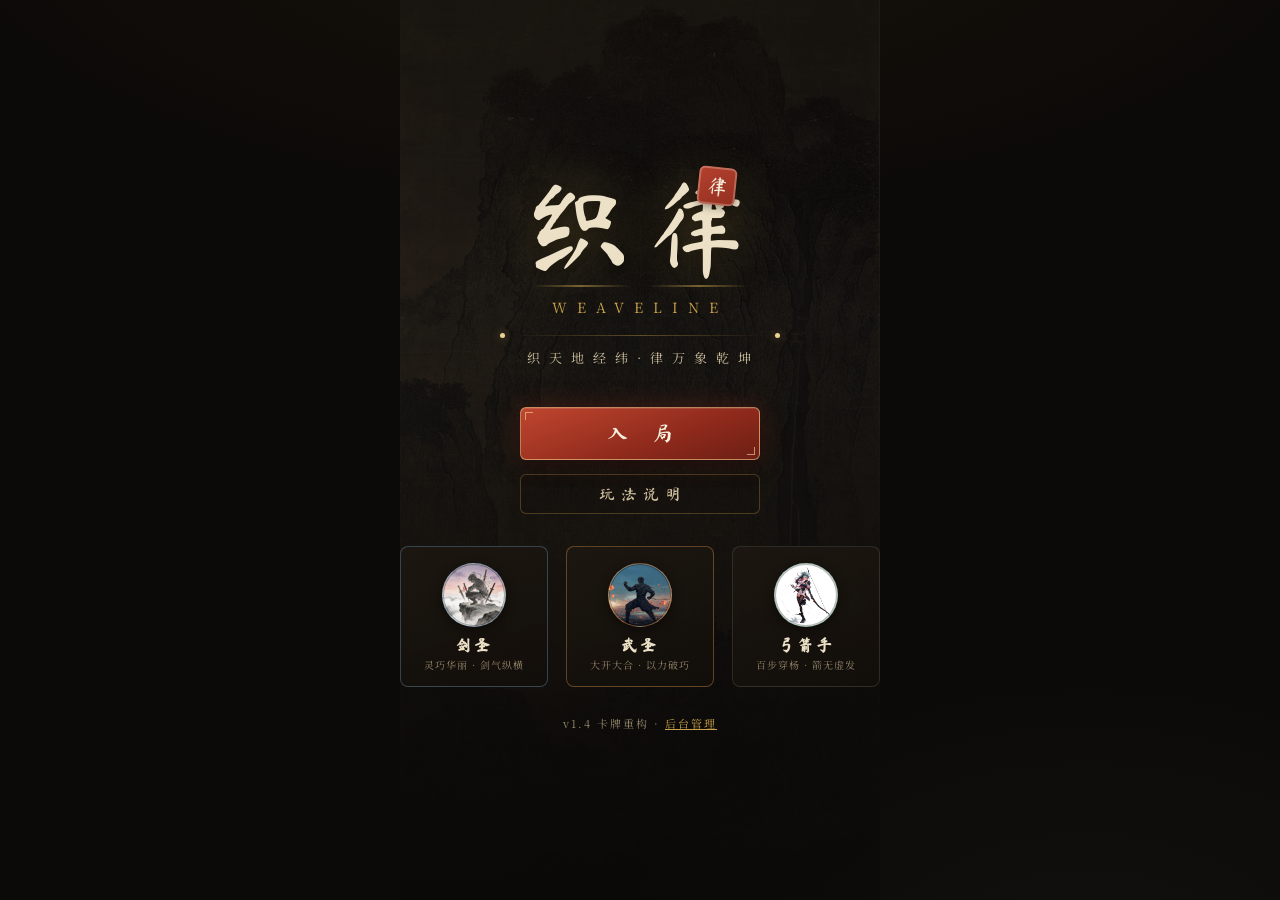
<file: index.html>
<!DOCTYPE html>
<html lang="zh-CN">
<head>
  <meta charset="UTF-8">
  <meta name="viewport" content="width=device-width, initial-scale=1.0, maximum-scale=1.0, user-scalable=no">
  <meta name="apple-mobile-web-app-capable" content="yes">
  <meta name="mobile-web-app-capable" content="yes">
  <title>织律 Weaveline</title>

  <!-- 国风字体：毛笔行书 + 宋体（加载失败时回落到系统楷体/宋体） -->
  <link rel="preconnect" href="https://fonts.googleapis.com">
  <link rel="preconnect" href="https://fonts.gstatic.com" crossorigin>
  <link rel="stylesheet" href="https://fonts.googleapis.com/css2?family=Ma+Shan+Zheng&family=Noto+Serif+SC:wght@400;600&display=swap">

  <link rel="stylesheet" href="css/style.css">
</head>
<body>
  <div id="app">
    <div class="loading-screen">
      <div class="loading-seal">织</div>
      <h1>织律</h1>
      <p>WEAVELINE</p>
      <div class="loading-spinner"></div>
    </div>
  </div>

  <!-- Game Scripts -->
  <script src="js/asset-override.js"></script>
  <script src="js/random.js"></script>
  <script src="js/data.js"></script>
  <script src="js/battle-core.js"></script>
  <script src="js/audio.js"></script>
  <script src="js/game.js"></script>

  <script>
    // Start the game
    window.addEventListener('DOMContentLoaded', () => {
      game.start();
    });
  </script>
</body>
</html>
</file>
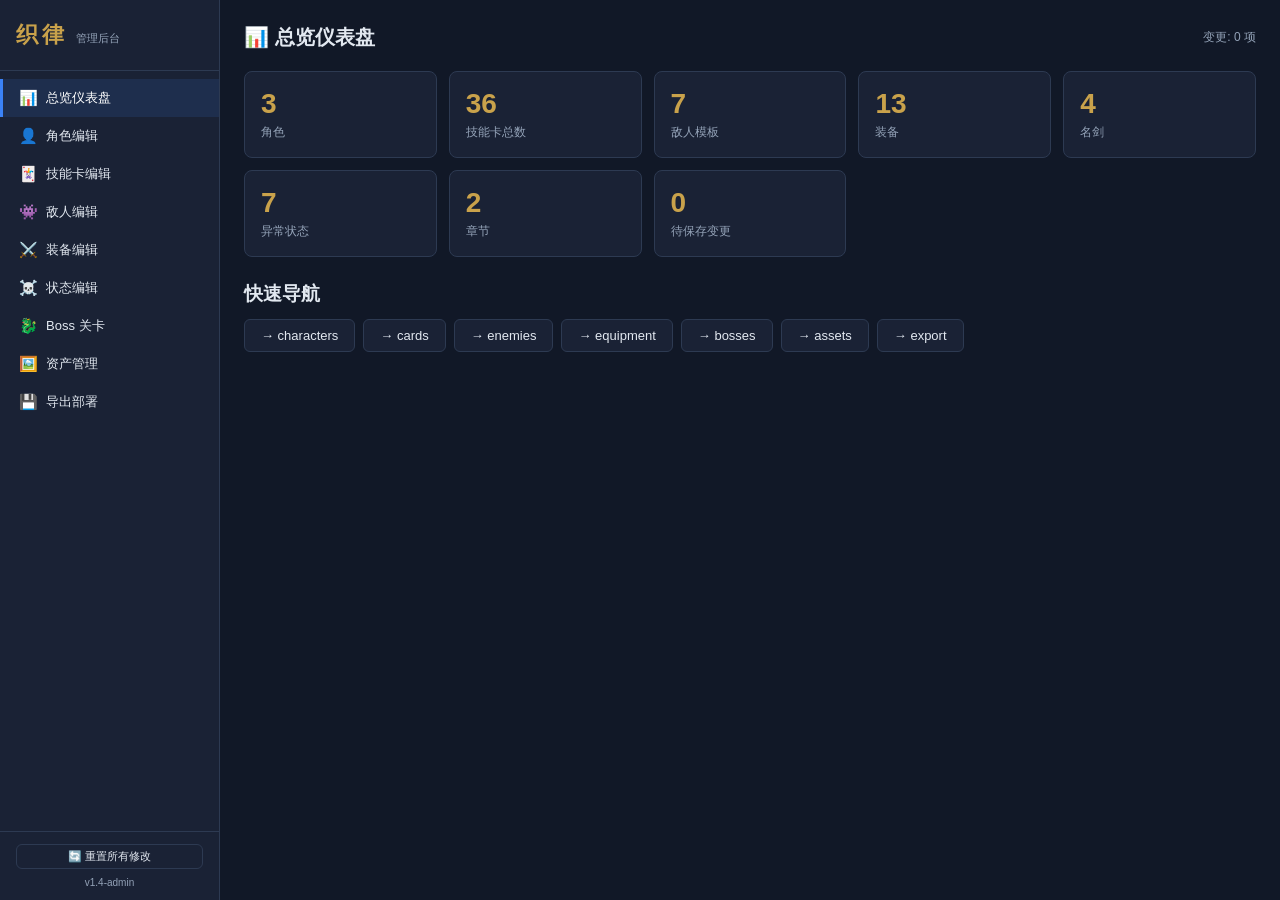
<file: admin/index.html>
<!DOCTYPE html>
<html lang="zh-CN">
<head>
  <meta charset="UTF-8">
  <meta name="viewport" content="width=device-width, initial-scale=1.0">
  <title>织律 · 后台管理</title>
  <link rel="stylesheet" href="admin.css">
</head>
<body>
  <!-- Sidebar -->
  <nav class="admin-sidebar" id="sidebar">
    <div class="sidebar-header">
      <h1>织律</h1>
      <span class="sidebar-sub">管理后台</span>
    </div>
    <ul class="nav-list" id="navList">
      <li class="nav-item active" data-tab="overview">
        <span class="nav-icon">📊</span> 总览仪表盘
      </li>
      <li class="nav-item" data-tab="characters">
        <span class="nav-icon">👤</span> 角色编辑
      </li>
      <li class="nav-item" data-tab="cards">
        <span class="nav-icon">🃏</span> 技能卡编辑
      </li>
      <li class="nav-item" data-tab="enemies">
        <span class="nav-icon">👾</span> 敌人编辑
      </li>
      <li class="nav-item" data-tab="equipment">
        <span class="nav-icon">⚔️</span> 装备编辑
      </li>
      <li class="nav-item" data-tab="statuses">
        <span class="nav-icon">☠️</span> 状态编辑
      </li>
      <li class="nav-item" data-tab="bosses">
        <span class="nav-icon">🐉</span> Boss 关卡
      </li>
      <li class="nav-item" data-tab="assets">
        <span class="nav-icon">🖼️</span> 资产管理
      </li>
      <li class="nav-item" data-tab="export">
        <span class="nav-icon">💾</span> 导出部署
      </li>
    </ul>
    <div class="sidebar-footer">
      <button class="btn btn-sm" onclick="Admin.resetAll()">🔄 重置所有修改</button>
      <span class="version">v1.4-admin</span>
    </div>
  </nav>

  <!-- Main Content -->
  <main class="admin-main" id="mainContent">
    <!-- Populated by JS -->
    <div class="loading">加载游戏数据中...</div>
  </main>

  <!-- Toast -->
  <div class="admin-toast" id="toast"></div>

  <!-- Edit Modal -->
  <div class="admin-modal" id="editModal" style="display:none">
    <div class="modal-overlay" onclick="Admin.closeModal()"></div>
    <div class="modal-content" id="modalContent"></div>
  </div>

  <script src="../js/asset-override.js"></script>
  <script src="../js/random.js"></script>
  <script src="../js/data.js"></script>
  <script src="admin.js"></script>
</body>
</html>
</file>
<file: css/style.css>
/* ============================================================
   织律 Weaveline - 国风 · 水墨 · 夜墨 Theme
   Ink-wash aesthetic: 墨色为底，宣纸为面，朱砂鎏金为饰
   ============================================================ */

/* ---- CSS Variables ---- */
:root {
  /* 墨色底 */
  --ink-950: #0c0a08;
  --ink-900: #12100c;
  --ink-800: #1a1611;
  --ink-700: #241e16;
  --ink-600: #2f2719;
  /* 宣纸字 */
  --paper: #ece0c6;
  --paper-dim: #cbbc9c;
  --paper-mute: #94866b;
  /* 点缀 */
  --gold: #c9a24b;
  --gold-bright: #ecd394;
  --cinnabar: #b5402f;
  --cinnabar-bright: #e0604a;
  --jade: #6b9c8a;
  --azure: #6a92ad;
  --violet: #9270a0;
  --ember: #d98e4a;
  /* 功能色 */
  --hp-player: #a8c686;
  --hp-enemy: #c8543f;
  --border-gold: rgba(201, 162, 75, 0.28);
  --border-faint: rgba(236, 224, 198, 0.12);
  --shadow-deep: rgba(0, 0, 0, 0.55);
  --radius-sm: 4px;
  --radius-md: 8px;
  --radius-lg: 14px;
  --font-brush: 'Ma Shan Zheng', 'Kaiti SC', 'STKaiti', 'KaiTi', 'STSong', serif;
  --font-song: 'Noto Serif SC', 'Songti SC', 'STSong', 'SimSun', serif;
  --transition: 0.25s cubic-bezier(0.22, 0.8, 0.36, 1);
}

/* ---- Reset ---- */
*, *::before, *::after {
  box-sizing: border-box;
  margin: 0;
  padding: 0;
}

html, body {
  width: 100%;
  height: 100%;
  overflow-x: hidden;
  font-family: var(--font-song);
  background: var(--ink-950);
  color: var(--paper);
  -webkit-font-smoothing: antialiased;
  -webkit-tap-highlight-color: transparent;
}

body {
  display: flex;
  justify-content: center;
  align-items: flex-start;
  min-height: 100vh;
  background:
    radial-gradient(1200px 500px at 50% -10%, rgba(201, 162, 75, 0.06), transparent 60%),
    radial-gradient(900px 600px at 85% 110%, rgba(106, 146, 173, 0.05), transparent 55%),
    var(--ink-950);
}

#app {
  width: 100%;
  max-width: 480px;
  min-height: 100vh;
  position: relative;
}

/* ---- Loading ---- */
.loading-screen {
  display: flex;
  flex-direction: column;
  align-items: center;
  justify-content: center;
  min-height: 100vh;
  gap: 14px;
}
.loading-seal {
  width: 72px; height: 72px;
  display: flex; align-items: center; justify-content: center;
  background: var(--cinnabar);
  color: #f4e8d8;
  font-family: var(--font-brush);
  font-size: 40px;
  border-radius: 10px;
  box-shadow: 0 0 30px rgba(181, 64, 47, 0.35), inset 0 0 0 3px rgba(244, 232, 216, 0.25);
  animation: pulse 1.8s infinite;
}
.loading-screen h1 { font-family: var(--font-brush); font-size: 34px; color: var(--gold-bright); font-weight: 400; letter-spacing: 8px; }
.loading-screen p { color: var(--paper-mute); font-size: 13px; letter-spacing: 6px; }
.loading-spinner {
  width: 30px; height: 30px;
  border: 2px solid var(--border-faint);
  border-top-color: var(--gold);
  border-radius: 50%;
  animation: spin 0.9s linear infinite;
  margin-top: 8px;
}

/* ---- Screen Base ---- */
.screen {
  width: 100%;
  min-height: 100vh;
  padding: 16px;
  display: flex;
  flex-direction: column;
  position: relative;
}

/* 宣纸面板 */
.panel {
  background:
    linear-gradient(160deg, rgba(38, 32, 23, 0.94), rgba(24, 20, 14, 0.96));
  border-radius: var(--radius-lg);
  padding: 22px 20px;
  border: 1px solid var(--border-gold);
  box-shadow:
    0 12px 40px var(--shadow-deep),
    inset 0 0 0 1px rgba(0, 0, 0, 0.35),
    inset 0 1px 0 rgba(236, 224, 198, 0.06);
  position: relative;
}
.panel::before, .panel::after {
  content: '';
  position: absolute;
  width: 14px; height: 14px;
  border-color: var(--gold);
  border-style: solid;
  opacity: 0.55;
  pointer-events: none;
}
.panel::before { top: 5px; left: 5px; border-width: 1px 0 0 1px; }
.panel::after { bottom: 5px; right: 5px; border-width: 0 1px 1px 0; }

/* 印章元素 */
.seal {
  display: inline-flex;
  align-items: center;
  justify-content: center;
  background: linear-gradient(150deg, var(--cinnabar), #93301f);
  color: #f6ecdc;
  font-family: var(--font-brush);
  border-radius: 6px;
  box-shadow: inset 0 0 0 2px rgba(246, 236, 220, 0.28), 0 2px 8px rgba(0,0,0,0.4);
  line-height: 1;
}

/* ---- Buttons ---- */
.btn {
  display: inline-flex;
  align-items: center;
  justify-content: center;
  gap: 8px;
  padding: 11px 22px;
  border: 1px solid var(--border-gold);
  border-radius: var(--radius-sm);
  font-size: 15px;
  font-weight: 500;
  letter-spacing: 3px;
  cursor: pointer;
  transition: all var(--transition);
  font-family: var(--font-song);
  white-space: nowrap;
  color: var(--paper);
  background: rgba(38, 32, 23, 0.7);
}
.btn:active { transform: scale(0.97); }
.btn:disabled { opacity: 0.35; cursor: not-allowed; }
.btn-primary {
  background: linear-gradient(155deg, #c0483a, #96301f);
  border-color: rgba(236, 211, 148, 0.45);
  color: #f8efdd;
  text-shadow: 0 1px 2px rgba(0,0,0,0.4);
}
.btn-primary:hover { box-shadow: 0 4px 18px rgba(181, 64, 47, 0.4); filter: brightness(1.1); }
.btn-secondary { background: rgba(47, 39, 25, 0.85); color: var(--paper); }
.btn-secondary:hover { border-color: var(--gold); }
.btn-accent { background: linear-gradient(155deg, #6d5a86, #4e3d63); color: #f2e9f6; }
.btn-ghost { background: transparent; color: var(--paper-mute); border-color: transparent; }
.btn-danger { background: var(--cinnabar); color: #fff; }
.btn-large { padding: 15px 36px; font-size: 18px; letter-spacing: 6px; }
.btn-sm { padding: 6px 14px; font-size: 12px; letter-spacing: 1px; }
.btn-block { width: 100%; }

/* ---- Menu Screen ---- */
.menu-screen {
  justify-content: center;
  align-items: center;
  text-align: center;
  overflow: hidden;
}
.ink-bg {
  position: absolute;
  inset: 0;
  background-size: cover;
  background-position: center 20%;
  opacity: 0.34;
  filter: saturate(0.7) brightness(0.85);
  pointer-events: none;
}
.ink-bg::after {
  content: '';
  position: absolute;
  inset: 0;
  background:
    linear-gradient(180deg, rgba(12,10,8,0.55) 0%, rgba(12,10,8,0.25) 35%, rgba(12,10,8,0.88) 82%, var(--ink-950) 100%);
}
.menu-content { position: relative; z-index: 1; }
.game-title { margin-bottom: 40px; position: relative; }
.title-main { display: flex; justify-content: center; gap: 6px; position: relative; }
.title-char {
  font-family: var(--font-brush);
  font-size: 108px;
  font-weight: 400;
  line-height: 1.05;
  color: var(--paper);
  letter-spacing: 4px;
  text-shadow:
    0 0 48px rgba(201, 162, 75, 0.38),
    0 6px 16px rgba(0, 0, 0, 0.72);
  opacity: 0;
  animation: inkStroke 0.9s cubic-bezier(0.22, 0.8, 0.36, 1) forwards;
  position: relative;
}
.title-char.t1 { animation-delay: 0.15s; }
.title-char.t2 { animation-delay: 0.35s; }
@keyframes inkStroke {
  0% { opacity: 0; transform: translateY(26px) scale(0.92); filter: blur(10px); }
  60% { opacity: 1; transform: translateY(-4px) scale(1.02); filter: blur(0); }
  100% { opacity: 1; transform: translateY(0) scale(1); }
}
.title-char::after {
  content: '';
  position: absolute; left: 6%; right: 6%; bottom: -4px;
  height: 2px;
  background: linear-gradient(90deg, transparent, rgba(201,162,75,0.55), transparent);
  transform: scaleX(0);
  transform-origin: center;
  animation: inkLine 0.9s ease 1s forwards;
}
@keyframes inkLine { to { transform: scaleX(1); } }
.title-seal {
  position: absolute;
  top: -2px; right: calc(50% - 96px);
  width: 38px; height: 38px;
  font-size: 21px;
  transform: rotate(6deg) scale(0);
  animation: sealStamp 0.45s cubic-bezier(0.34, 1.56, 0.64, 1) 0.85s forwards;
}
@keyframes sealStamp {
  0% { transform: rotate(6deg) scale(0); }
  100% { transform: rotate(6deg) scale(1); }
}
.subtitle {
  color: var(--gold);
  font-size: 14px;
  letter-spacing: 10px;
  margin-top: 14px;
  font-family: var(--font-song);
  opacity: 0;
  animation: fadeUp 0.8s ease 1.1s forwards;
}
.menu-divider {
  display: flex; align-items: center; justify-content: center; gap: 10px;
  margin: 16px auto 0; max-width: 280px;
  opacity: 0; animation: fadeUp 0.8s ease 1.25s forwards;
}
.divider-line {
  flex: 1; height: 1px;
  background: linear-gradient(90deg, transparent, rgba(201,162,75,0.4), transparent);
}
.divider-dot {
  width: 5px; height: 5px; border-radius: 50%;
  background: var(--gold-bright);
  box-shadow: 0 0 8px rgba(201,162,75,0.6);
}
.tagline {
  color: var(--paper-dim);
  font-size: 13px;
  margin-top: 10px;
  letter-spacing: 3px;
  opacity: 0; animation: fadeUp 0.8s ease 1.4s forwards;
}
@keyframes fadeUp {
  from { opacity: 0; transform: translateY(12px); }
  to { opacity: 1; transform: translateY(0); }
}
.menu-buttons {
  display: flex; flex-direction: column; gap: 14px; width: 240px;
  margin: 0 auto;
  opacity: 0; animation: fadeUp 0.8s ease 1.55s forwards;
}
/* 国风按钮：朱砂入局 */
.btn-ink-primary {
  position: relative;
  padding: 15px 20px;
  font-family: var(--font-brush);
  font-size: 21px;
  letter-spacing: 10px;
  text-indent: 10px;
  color: #f8efdd;
  background: linear-gradient(160deg, #c0462f, #8f2a1c 60%, #6d1f14);
  border: 1px solid rgba(236, 211, 148, 0.55);
  border-radius: 6px;
  cursor: pointer;
  overflow: hidden;
  box-shadow:
    0 6px 18px rgba(0, 0, 0, 0.5),
    inset 0 1px 0 rgba(255, 255, 255, 0.12),
    0 0 24px rgba(181, 64, 47, 0.35);
  transition: transform 0.18s, box-shadow 0.25s;
}
.btn-ink-primary::before, .btn-ink-primary::after {
  content: '';
  position: absolute;
  width: 8px; height: 8px;
  border-color: var(--gold-bright);
  border-style: solid;
  opacity: 0.65;
}
.btn-ink-primary::before { top: 4px; left: 4px; border-width: 1.5px 0 0 1.5px; }
.btn-ink-primary::after { bottom: 4px; right: 4px; border-width: 0 1.5px 1.5px 0; }
.btn-ink-primary .btn-ink-glow {
  position: absolute; top: -50%; left: -60%;
  width: 40%; height: 200%;
  background: linear-gradient(90deg, transparent, rgba(255,255,255,0.18), transparent);
  transform: rotate(20deg);
  transition: left 0.5s;
}
.btn-ink-primary:hover .btn-ink-glow { left: 130%; }
.btn-ink-primary:hover {
  transform: translateY(-2px);
  box-shadow:
    0 10px 26px rgba(0, 0, 0, 0.55),
    inset 0 1px 0 rgba(255, 255, 255, 0.15),
    0 0 34px rgba(181, 64, 47, 0.5);
}
.btn-ink-primary:active { transform: translateY(0) scale(0.98); }
.btn-ink-text { position: relative; z-index: 1; }
/* 国风按钮：描边 */
.btn-ink-ghost {
  padding: 11px 20px;
  font-family: var(--font-brush);
  font-size: 16px;
  letter-spacing: 6px;
  text-indent: 6px;
  color: var(--paper-dim);
  background: rgba(20, 16, 12, 0.35);
  border: 1px solid rgba(201, 162, 75, 0.3);
  border-radius: 6px;
  cursor: pointer;
  transition: all 0.2s;
}
.btn-ink-ghost:hover {
  color: var(--gold-bright);
  border-color: rgba(201, 162, 75, 0.6);
  background: rgba(201, 162, 75, 0.08);
}
.menu-version {
  color: var(--paper-mute); font-size: 11px; margin-top: 28px; letter-spacing: 2px;
  opacity: 0; animation: fadeUp 0.8s ease 1.9s forwards;
}
.menu-characters {
  display: flex; gap: 18px; margin-top: 32px;
  opacity: 0; animation: fadeUp 0.8s ease 1.75s forwards;
}
.char-preview {
  background: linear-gradient(160deg, rgba(30, 24, 18, 0.85), rgba(18, 14, 10, 0.9));
  border-radius: var(--radius-md);
  padding: 16px 14px 14px;
  text-align: center;
  width: 148px;
  border: 1px solid var(--border-faint);
  cursor: pointer;
  position: relative;
  transition: transform 0.22s, border-color 0.25s, box-shadow 0.25s;
  overflow: hidden;
}
.char-preview::before {
  content: '';
  position: absolute; inset: 0;
  background: radial-gradient(circle at 50% 0%, rgba(201,162,75,0.12), transparent 60%);
  opacity: 0; transition: opacity 0.3s;
}
.char-preview:hover { transform: translateY(-4px); }
.char-preview:hover::before { opacity: 1; }
.char-preview.swordsman { border-color: rgba(106, 146, 173, 0.4); }
.char-preview.swordsman:hover { border-color: rgba(106, 170, 210, 0.75); box-shadow: 0 8px 22px rgba(106,146,173,0.25); }
.char-preview.martial { border-color: rgba(217, 142, 74, 0.4); }
.char-preview.martial:hover { border-color: rgba(230, 160, 90, 0.75); box-shadow: 0 8px 22px rgba(217,142,74,0.25); }
.char-preview .char-icon {
  width: 64px;
  height: 64px;
  border-radius: 50%;
  background-size: cover;
  background-position: center 20%;
  background-color: rgba(0,0,0,0.35);
  margin: 0 auto 10px;
  border: 1.5px solid rgba(201,162,75,0.35);
  box-shadow: 0 3px 12px rgba(0,0,0,0.45), inset 0 0 0 1px rgba(0,0,0,0.3);
  font-size: 0;
  line-height: 0;
  text-indent: -9999px;
  position: relative;
}
.char-preview.swordsman .char-icon { border-color: rgba(106,146,173,0.55); }
.char-preview.martial .char-icon { border-color: rgba(217,142,74,0.55); }
.char-preview.archer .char-icon { border-color: rgba(107,156,138,0.6); }
.char-icon-glyph {
  display: flex; align-items: center; justify-content: center;
  font-family: var(--font-brush); font-size: 34px; color: #cfe8dd;
  text-shadow: 0 0 14px rgba(107,156,138,0.6);
  background: radial-gradient(circle at 35% 30%, rgba(127,181,154,0.15), rgba(0,0,0,0.4)) !important;
}
.char-preview .char-name {
  font-size: 16px; font-weight: 600; letter-spacing: 3px;
  font-family: var(--font-brush); color: var(--paper);
}
.char-preview .char-desc { font-size: 10px; color: var(--paper-mute); margin-top: 4px; letter-spacing: 1px; }

/* ---- 墨点飘落动画 ---- */
.menu-ink-float { position: absolute; inset: 0; overflow: hidden; pointer-events: none; z-index: 1; }
.ink-dot {
  position: absolute; top: -10px;
  width: 7px; height: 7px; border-radius: 50%;
  background: rgba(236, 224, 198, 0.35);
  filter: blur(1px);
  animation: inkFall linear infinite;
}
.ink-dot.d1 { left: 12%; width: 6px; height: 6px; animation-duration: 11s; animation-delay: 0s; }
.ink-dot.d2 { left: 28%; width: 8px; height: 8px; animation-duration: 14s; animation-delay: 2.5s; opacity: 0.5; }
.ink-dot.d3 { left: 45%; width: 5px; height: 5px; animation-duration: 10s; animation-delay: 1.2s; }
.ink-dot.d4 { left: 63%; width: 7px; height: 7px; animation-duration: 13s; animation-delay: 3.8s; opacity: 0.4; }
.ink-dot.d5 { left: 79%; width: 6px; height: 6px; animation-duration: 12s; animation-delay: 0.8s; }
.ink-dot.d6 { left: 91%; width: 8px; height: 8px; animation-duration: 15s; animation-delay: 5s; opacity: 0.45; }
@keyframes inkFall {
  0% { transform: translateY(-20px) translateX(0); opacity: 0; }
  8% { opacity: 0.4; }
  60% { transform: translateY(60vh) translateX(18px); opacity: 0.3; }
  100% { transform: translateY(105vh) translateX(-14px); opacity: 0; }
}

/* ---- Character Select ---- */
.char-select-screen { gap: 16px; }
.screen-title {
  text-align: center;
  font-family: var(--font-brush);
  font-size: 30px;
  font-weight: 400;
  color: var(--gold-bright);
  letter-spacing: 8px;
  margin: 8px 0 4px;
}
.screen-subtitle { text-align: center; color: var(--paper-mute); font-size: 12px; letter-spacing: 2px; margin-bottom: 8px; }
.char-cards { display: flex; flex-direction: column; gap: 16px; flex: 1; }
.char-card {
  background: linear-gradient(165deg, rgba(38, 32, 23, 0.92), rgba(22, 18, 13, 0.95));
  border-radius: var(--radius-lg);
  padding: 22px 20px;
  cursor: pointer;
  border: 1px solid var(--border-faint);
  transition: all var(--transition);
  position: relative;
  overflow: hidden;
}
.char-card::after {
  content: '';
  position: absolute;
  top: 0; left: 0; right: 0;
  height: 2px;
  background: linear-gradient(90deg, transparent, var(--card-accent, var(--gold)), transparent);
  opacity: 0.6;
}
.char-card.swordsman { --card-accent: var(--azure); }
.char-card.martial { --card-accent: var(--ember); }
.char-card.archer { --card-accent: var(--jade); }
.char-card:hover, .char-card:active { border-color: var(--card-accent, var(--gold)); transform: translateY(-2px); box-shadow: 0 10px 30px rgba(0,0,0,0.5); }
.char-card-head { display: flex; align-items: center; gap: 16px; margin-bottom: 10px; }
.char-glyph {
  width: 62px; height: 62px;
  flex: none;
  display: flex; align-items: center; justify-content: center;
  font-family: var(--font-brush);
  font-size: 38px;
  border-radius: 50%;
  border: 1px solid var(--border-gold);
  background: radial-gradient(circle at 35% 30%, rgba(236,224,198,0.10), rgba(0,0,0,0.35));
}
.char-card.swordsman .char-glyph { color: var(--azure); box-shadow: 0 0 22px rgba(106,146,173,0.25); }
.char-card.martialArtist .char-glyph { color: #e8b088; box-shadow: 0 0 22px rgba(217,142,74,0.25); }

/* 角色立绘（来自玩家提供的图片） */
.char-portrait {
  width: 80px;
  height: 80px;
  border-radius: 12px;
  background-size: cover;
  background-position: center 20%;
  border: 1.5px solid rgba(201,162,75,0.45);
  box-shadow: 0 4px 14px rgba(0,0,0,0.5);
  flex: 0 0 auto;
}
.char-card.swordsman .char-portrait { border-color: rgba(106,146,173,0.5); box-shadow: 0 4px 14px rgba(0,0,0,0.5), 0 0 18px rgba(106,146,173,0.25); }
.char-card.martialArtist .char-portrait { border-color: rgba(217,142,74,0.5); box-shadow: 0 4px 14px rgba(0,0,0,0.5), 0 0 18px rgba(217,142,74,0.25); }
.char-card.archer .char-portrait { border-color: rgba(107,156,138,0.55); box-shadow: 0 4px 14px rgba(0,0,0,0.5), 0 0 18px rgba(107,156,138,0.3); }
.char-portrait-glyph {
  display: flex; align-items: center; justify-content: center;
  font-family: var(--font-brush); font-size: 42px; color: #cfe8dd;
  text-shadow: 0 0 16px rgba(107,156,138,0.6);
  background: radial-gradient(circle at 35% 30%, rgba(127,181,154,0.15), rgba(0,0,0,0.4)) !important;
}
.char-card.martial .char-glyph { color: var(--ember); box-shadow: 0 0 22px rgba(217,142,74,0.25); }
.char-card h3 { font-family: var(--font-brush); font-size: 26px; font-weight: 400; letter-spacing: 5px; }
.char-stats { display: flex; gap: 14px; margin-bottom: 8px; }
.stat { font-size: 12px; color: var(--paper-dim); letter-spacing: 1px; }
.char-card p { font-size: 12px; color: var(--paper-mute); margin-bottom: 14px; line-height: 1.7; }
.char-skills-preview { display: flex; flex-wrap: wrap; gap: 6px; margin-bottom: 14px; }
.skill-tag {
  background: rgba(236, 224, 198, 0.07);
  border: 1px solid var(--border-faint);
  padding: 3px 10px;
  border-radius: 3px;
  font-size: 11px;
  color: var(--paper-dim);
  letter-spacing: 1px;
}
.tag-more { color: var(--gold); }

.stats-portrait {
  display: inline-block;
  vertical-align: middle;
  width: 36px;
  height: 36px;
  border-radius: 6px;
  background-size: cover;
  background-position: center 22%;
  border: 1px solid rgba(201,162,75,0.4);
  margin-right: 8px;
}

/* ---- Sword Select ---- */
.sword-select-screen { gap: 14px; align-items: center; }
.sword-cards { display: flex; flex-direction: column; gap: 12px; width: 100%; }
.sword-card {
  background: linear-gradient(150deg, rgba(38, 32, 23, 0.92), rgba(22, 18, 13, 0.94));
  border-radius: var(--radius-md);
  padding: 16px 18px;
  border: 1px solid var(--border-faint);
  display: flex;
  align-items: center;
  gap: 16px;
  cursor: pointer;
  transition: all var(--transition);
}
.sword-card:hover, .sword-card:active { border-color: var(--gold); box-shadow: 0 6px 20px rgba(0,0,0,0.45); }
.sword-name-seal {
  width: 52px; height: 52px;
  flex: none;
  font-size: 24px;
}
.sword-card h3 { font-family: var(--font-brush); font-size: 20px; font-weight: 400; color: var(--gold-bright); letter-spacing: 3px; white-space: nowrap; }
.sword-card p { font-size: 11.5px; color: var(--paper-mute); flex: 1; line-height: 1.6; }

/* ---- Route Map ---- */
.route-screen { gap: 10px; padding: 12px; }
.route-header {
  display: flex;
  justify-content: space-between;
  align-items: center;
  padding: 6px 2px;
}
.header-left { display: flex; gap: 8px; align-items: center; }
.header-right { display: flex; gap: 8px; }
.char-badge {
  padding: 5px 14px;
  border-radius: 3px;
  font-size: 13px;
  letter-spacing: 2px;
  border: 1px solid var(--border-gold);
  font-weight: 600;
  background: rgba(26, 22, 17, 0.85);
  color: var(--paper);
}
.char-badge.large { padding: 10px 24px; font-size: 17px; letter-spacing: 4px; }
.sword-badge {
  padding: 4px 10px;
  border-radius: 3px;
  font-size: 11px;
  letter-spacing: 1px;
  background: rgba(201, 162, 75, 0.14);
  border: 1px solid var(--border-gold);
  color: var(--gold-bright);
}
.resource-display {
  padding: 4px 10px;
  border-radius: 3px;
  font-size: 12px;
  letter-spacing: 1px;
  background: rgba(26, 22, 17, 0.85);
  border: 1px solid var(--border-faint);
  color: var(--paper-dim);
}
.resource-display .res-hp { color: var(--cinnabar-bright); }
.resource-display .res-supply { color: var(--gold-bright); }
.route-map-title {
  text-align: center;
  font-family: var(--font-brush);
  font-size: 20px;
  color: var(--gold-bright);
  letter-spacing: 6px;
  padding: 2px 0;
}
/* 富春山居图长卷装饰条 */
.scroll-strip {
  height: 18px;
  border-radius: 2px;
  background-size: cover;
  background-position: center 40%;
  opacity: 0.5;
  filter: saturate(0.6);
  border-top: 1px solid var(--border-gold);
  border-bottom: 1px solid var(--border-gold);
}
.route-map-container {
  flex: 1;
  overflow-y: auto;
  position: relative;
  border-radius: var(--radius-md);
  border: 1px solid var(--border-faint);
  background:
    linear-gradient(180deg, rgba(18,16,12,0.72), rgba(18,16,12,0.85)),
    var(--map-bg, none);
  background-size: cover;
  background-position: center;
}
.route-map {
  display: flex;
  flex-direction: column;
  gap: 26px;
  padding: 20px 6px;
  position: relative;
}
.route-svg {
  position: absolute;
  inset: 0;
  width: 100%;
  height: 100%;
  pointer-events: none;
  z-index: 0;
}
.route-svg path {
  fill: none;
  stroke: rgba(201, 162, 75, 0.30);
  stroke-width: 1.6;
  stroke-dasharray: 5 4;
}
.route-svg path.route-active {
  stroke: var(--gold-bright);
  stroke-width: 2.2;
  stroke-dasharray: none;
  filter: drop-shadow(0 0 4px rgba(236, 211, 148, 0.6));
}
.route-svg path.route-past { stroke: rgba(236, 224, 198, 0.10); stroke-dasharray: 3 5; }
.route-layer { display: flex; align-items: center; gap: 6px; position: relative; z-index: 1; }
.layer-label {
  font-size: 10px;
  color: var(--paper-mute);
  width: 22px;
  text-align: center;
  font-family: var(--font-song);
}
.layer-nodes { display: flex; gap: 10px; flex: 1; justify-content: center; flex-wrap: wrap; }
.route-node {
  width: 62px; height: 62px;
  border-radius: 50%;
  background: radial-gradient(circle at 34% 28%, rgba(47, 39, 25, 0.95), rgba(18, 16, 12, 0.97));
  border: 1.5px solid var(--border-faint);
  display: flex;
  flex-direction: column;
  align-items: center;
  justify-content: center;
  cursor: pointer;
  transition: all var(--transition);
  position: relative;
}
.node-glyph {
  font-family: var(--font-brush);
  font-size: 26px;
  line-height: 1;
  color: var(--node-color, var(--paper-dim));
}
.node-type {
  font-size: 9px;
  color: var(--paper-mute);
  margin-top: 3px;
  letter-spacing: 1px;
  white-space: nowrap;
}
.route-node.accessible {
  border-color: var(--node-color, var(--gold));
  box-shadow: 0 0 14px color-mix(in srgb, var(--node-color, var(--gold)) 45%, transparent);
  animation: nodeGlow 2.2s ease-in-out infinite;
}
@keyframes nodeGlow {
  0%, 100% { box-shadow: 0 0 10px color-mix(in srgb, var(--node-color, var(--gold)) 30%, transparent); }
  50% { box-shadow: 0 0 20px color-mix(in srgb, var(--node-color, var(--gold)) 60%, transparent); }
}
.route-node.accessible:hover { transform: scale(1.1); }
.route-node.current { border-color: var(--gold-bright); box-shadow: 0 0 18px rgba(236, 211, 148, 0.5); }
.route-node.past { opacity: 0.5; }
.route-node.future { opacity: 0.28; cursor: default; }
.route-legend {
  display: flex;
  flex-wrap: wrap;
  gap: 10px;
  justify-content: center;
  padding: 8px 0 2px;
  font-size: 11px;
}
.legend-item { display: flex; align-items: center; gap: 5px; color: var(--paper-mute); letter-spacing: 1px; }
.legend-glyph { font-family: var(--font-brush); font-size: 15px; }

/* ---- Battle Screen ---- */
.battle-screen {
  gap: 8px;
  padding: 8px;
  background: var(--ink-950);
  overflow: hidden;
}
.battle-bg {
  position: absolute;
  inset: 0;
  background-size: cover;
  background-position: center 25%;
  opacity: 0.30;
  filter: saturate(0.65) brightness(0.8);
  pointer-events: none;
  z-index: 0;
}
.battle-bg::after {
  content: '';
  position: absolute;
  inset: 0;
  background:
    radial-gradient(120% 65% at 50% 30%, transparent 40%, rgba(12,10,8,0.75) 100%),
    linear-gradient(180deg, rgba(12,10,8,0.6), rgba(12,10,8,0.35) 30%, rgba(12,10,8,0.9) 90%);
}
.battle-header {
  display: flex;
  justify-content: space-between;
  align-items: center;
  position: relative;
  z-index: 5;
}
.battle-type {
  padding: 5px 14px;
  border-radius: 3px;
  font-size: 13px;
  font-weight: 600;
  letter-spacing: 3px;
  border: 1px solid var(--border-faint);
  background: rgba(26, 22, 17, 0.85);
  color: var(--paper-dim);
}
.battle-type.elite { color: var(--violet); border-color: rgba(146, 112, 160, 0.5); }
.battle-type.boss { color: var(--cinnabar-bright); border-color: rgba(224, 96, 74, 0.5); }
.battle-speed { display: flex; gap: 4px; }
.speed-btn {
  padding: 4px 11px;
  border-radius: 3px;
  border: 1px solid var(--border-faint);
  background: rgba(26, 22, 17, 0.85);
  color: var(--paper-mute);
  font-size: 12px;
  cursor: pointer;
  font-family: var(--font-song);
}
.speed-btn.active { background: var(--gold); color: var(--ink-950); border-color: var(--gold); font-weight: 700; }
.speed-btn.skip { color: var(--cinnabar-bright); }

.battle-arena {
  flex: 1;
  display: flex;
  flex-direction: column;
  justify-content: space-between;
  gap: 6px;
  position: relative;
  z-index: 1;
}
.battle-arena.shake-light { animation: shakeLight 0.18s ease; }
.battle-arena.shake-standard { animation: shakeStandard 0.26s ease; }
.battle-arena.shake-heavy { animation: shakeHeavy 0.38s ease; }
.battle-arena.shake-execute { animation: shakeExecute 0.5s ease; }
@keyframes shakeLight {
  0%,100% { transform: translate(0,0); } 30% { transform: translate(2px,-1px); } 60% { transform: translate(-2px,1px); }
}
@keyframes shakeStandard {
  0%,100% { transform: translate(0,0); } 20% { transform: translate(4px,-2px); } 45% { transform: translate(-4px,2px); } 70% { transform: translate(2px,1px); }
}
@keyframes shakeHeavy {
  0%,100% { transform: translate(0,0); } 15% { transform: translate(7px,-4px); } 35% { transform: translate(-7px,4px); } 55% { transform: translate(5px,-2px); } 75% { transform: translate(-3px,2px); }
}
@keyframes shakeExecute {
  0%,100% { transform: translate(0,0) scale(1); } 12% { transform: translate(10px,-6px) scale(1.015); } 30% { transform: translate(-10px,6px); } 50% { transform: translate(7px,-4px); } 68% { transform: translate(-5px,3px); } 84% { transform: translate(3px,-1px); }
}

/* FX layer */
.fx-layer {
  position: absolute;
  inset: 0;
  pointer-events: none;
  z-index: 8;
  overflow: hidden;
}

/* Player */
.player-area {
  display: flex;
  flex-direction: column;
  align-items: center;
  gap: 6px;
  padding: 10px 0 4px;
  position: relative;
}
.player-sprite { position: relative; transition: transform 0.12s; }
.sprite-body {
  width: 88px; height: 96px;
  border-radius: 12px;
  display: flex;
  align-items: center;
  justify-content: center;
  position: relative;
  border: 1.5px solid var(--border-gold);
  background: radial-gradient(circle at 35% 28%, rgba(236,224,198,0.10), rgba(10,8,6,0.5));
  background-size: cover;
  background-position: center 22%;
  background-repeat: no-repeat;
  animation: idleBreath 3.2s ease-in-out infinite;
  overflow: hidden;
}
.sprite-body .sprite-aura,
.sprite-body .sprite-glyph {
  position: absolute;
}
/* 角色立绘模式：隐藏 glyph，气场环绕 */
.sprite-body.has-portrait { background-color: rgba(10,8,6,0.35); }
.sprite-body.has-portrait .sprite-glyph { display: none; }
@keyframes idleBreath {
  0%,100% { transform: translateY(0) scale(1); }
  50% { transform: translateY(-3px) scale(1.015); }
}
.sprite-body.swordsman { box-shadow: 0 0 34px rgba(106,146,173,0.35), inset 0 0 20px rgba(106,146,173,0.12); }
.sprite-body.martialArtist { box-shadow: 0 0 34px rgba(217,142,74,0.35), inset 0 0 20px rgba(217,142,74,0.12); }

/* 角色气场环 */
.sprite-aura {
  position: absolute;
  inset: -10px;
  border-radius: 50%;
  border: 1px solid rgba(201, 162, 75, 0.2);
  animation: auraSpin 14s linear infinite;
  pointer-events: none;
}
.sprite-aura::before {
  content: '';
  position: absolute;
  top: -3px; left: 50%;
  width: 6px; height: 6px;
  border-radius: 50%;
  background: var(--gold-bright);
  box-shadow: 0 0 8px var(--gold-bright);
}
@keyframes auraSpin { to { transform: rotate(360deg); } }

/* 前冲攻击 / 受击（主角在下向上出招，敌人在上向下扑击） */
.player-sprite.attack-lunge { animation: lungePlayer 0.32s cubic-bezier(0.3, 0.1, 0.2, 1.4); }
@keyframes lungePlayer {
  0% { transform: translateY(0) scale(1); }
  35% { transform: translateY(-26px) scale(1.08); }
  100% { transform: translateY(0) scale(1); }
}
.enemy-unit.attack-lunge { animation: lungeEnemy 0.32s cubic-bezier(0.3, 0.1, 0.2, 1.4); }
@keyframes lungeEnemy {
  0% { transform: translateY(0); }
  35% { transform: translateY(22px) scale(1.08); }
  100% { transform: translateY(0); }
}
.hit-flash .sprite-body, .hit-flash .sprite-enemy { animation: hitFlash 0.22s ease; }
@keyframes hitFlash {
  0% { filter: brightness(1); }
  40% { filter: brightness(2.6) saturate(0.2); }
  100% { filter: brightness(1); }
}
.hit-recoil { animation: hitRecoil 0.25s ease; }
@keyframes hitRecoil {
  0% { transform: translateY(0); }
  30% { transform: translateY(-8px) scale(0.96); }
  100% { transform: translateY(0); }
}
.player-hit-recoil { animation: playerRecoil 0.25s ease; }
@keyframes playerRecoil {
  0% { transform: translateY(0); }
  30% { transform: translateY(8px) scale(0.96); }
  100% { transform: translateY(0); }
}

.player-name { font-size: 14px; font-weight: 600; letter-spacing: 3px; margin-top: 4px; font-family: var(--font-song); }
.hp-bar-container { display: flex; align-items: center; gap: 8px; width: 100%; max-width: 300px; }
.hp-bar {
  flex: 1;
  height: 9px;
  border-radius: 2px;
  background: rgba(236, 224, 198, 0.10);
  overflow: hidden;
  border: 1px solid rgba(0,0,0,0.5);
  box-shadow: inset 0 1px 3px rgba(0,0,0,0.5);
}
.hp-fill { height: 100%; border-radius: 2px; transition: width 0.35s ease; position: relative; }
.player-hp .hp-fill { background: linear-gradient(90deg, #7fa35c, var(--hp-player)); box-shadow: 0 0 8px rgba(168,198,134,0.5); }
.enemy-hp .hp-fill { background: linear-gradient(90deg, #93301f, var(--hp-enemy)); box-shadow: 0 0 8px rgba(200,84,63,0.5); }
.hp-text { font-size: 11px; color: var(--paper-dim); white-space: nowrap; min-width: 52px; letter-spacing: 1px; }
.resource-indicator {
  display: flex;
  gap: 14px;
  font-size: 12px;
  color: var(--paper-dim);
  letter-spacing: 1px;
}
.resource-indicator .res-val { color: var(--gold-bright); font-weight: 700; }
.shield-indicator { font-size: 12px; color: var(--azure); letter-spacing: 1px; }

/* 剑意/蓄势 珠 */
.intent-orbs { display: flex; gap: 5px; margin-top: 2px; }
.intent-orb {
  width: 10px; height: 10px;
  border-radius: 50%;
  border: 1px solid var(--border-gold);
  background: rgba(236,224,198,0.06);
  transition: all 0.3s;
}
.intent-orb.filled { background: radial-gradient(circle at 35% 30%, var(--gold-bright), var(--gold)); box-shadow: 0 0 6px rgba(201,162,75,0.7); }
.intent-orb.momentum.filled { background: radial-gradient(circle at 35% 30%, #f0b278, var(--ember)); box-shadow: 0 0 6px rgba(217,142,74,0.7); }

/* 剑意层数显示（I / II / III + 增伤百分比） */
.intent-level-display {
  display: flex;
  align-items: center;
  gap: 6px;
  margin-top: 6px;
  font-size: 12px;
  opacity: 0.75;
}
.level-step {
  width: 22px; height: 22px;
  border-radius: 4px;
  display: flex;
  align-items: center;
  justify-content: center;
  border: 1px solid rgba(236,224,198,0.2);
  background: rgba(236,224,198,0.04);
  color: var(--paper-mute);
  font-size: 11px;
  font-weight: 700;
  letter-spacing: 0.5px;
  transition: all 0.35s ease;
}
.level-step.active {
  border-color: var(--gold);
  background: rgba(201,162,75,0.15);
  color: var(--gold-bright);
  box-shadow: 0 0 8px rgba(201,162,75,0.35);
}
.intent-bonus {
  margin-left: 4px;
  color: var(--gold-bright);
  font-weight: 700;
  font-size: 12px;
  letter-spacing: 1px;
  transition: all 0.3s;
}
.intent-level { font-weight: 700; color: var(--gold-bright); }
.res-sub { font-size: 10px; color: var(--paper-mute); margin-left: 12px; }

/* Battle Log */
.battle-log {
  background: rgba(12, 10, 8, 0.66);
  border-radius: var(--radius-sm);
  max-height: 108px;
  overflow-y: auto;
  padding: 8px 10px;
  font-size: 11px;
  color: var(--paper-mute);
  line-height: 1.75;
  border: 1px solid var(--border-faint);
  letter-spacing: 0.5px;
}
.log-line { padding: 1px 0; }
.log-line:first-child { color: var(--gold-bright); }

/* ---- Manual Battle Card Area ---- */
.battle-card-area {
  padding: 8px 10px 10px;
  background: rgba(12,10,8,0.55);
  border-top: 1px solid rgba(201,162,75,0.25);
  position: sticky;
  bottom: 0;
}
.card-hand {
  display: flex;
  gap: 10px;
  justify-content: center;
  flex-wrap: wrap;
}
.card-ultimate-area {
  display: flex;
  justify-content: center;
  margin-top: 6px;
}
.skill-card {
  background: linear-gradient(135deg, rgba(26,22,17,0.92), rgba(20,17,13,0.92));
  border: 1.5px solid rgba(201,162,75,0.3);
  border-radius: 8px;
  padding: 10px 14px;
  width: 150px;
  cursor: pointer;
  transition: all 0.2s;
  box-shadow: 0 2px 8px rgba(0,0,0,0.4);
  position: relative;
}
.skill-card:hover {
  border-color: var(--gold-bright);
  transform: translateY(-3px);
  box-shadow: 0 6px 20px rgba(0,0,0,0.6), 0 0 14px rgba(201,162,75,0.25);
}
.skill-card:active { transform: translateY(-1px); }
.card-tag {
  font-size: 9px;
  text-transform: uppercase;
  letter-spacing: 2px;
  color: var(--paper-mute);
  margin-bottom: 4px;
}
.card-name {
  font-family: var(--font-brush);
  font-size: 18px;
  letter-spacing: 2px;
  color: var(--paper);
  font-weight: 400;
}
.card-desc {
  font-size: 10px;
  color: var(--paper-mute);
  margin-top: 4px;
  line-height: 1.4;
}
.skill-card.card-rare {
  border-color: rgba(201,162,75,0.55);
  box-shadow: 0 2px 8px rgba(0,0,0,0.4), 0 0 10px rgba(201,162,75,0.15);
}
.skill-card.card-qi {
  border-color: rgba(106,146,173,0.45);
}
.skill-card.card-ultimate {
  border-color: var(--gold-bright);
  box-shadow: 0 0 18px rgba(201,162,75,0.45), 0 4px 14px rgba(0,0,0,0.6);
  background: linear-gradient(135deg, rgba(30,22,10,0.94), rgba(20,14,8,0.94));
  width: 220px;
  animation: cardPulse 2s ease-in-out infinite;
}
.skill-card.card-ultimate:hover {
  transform: translateY(-4px);
  box-shadow: 0 0 28px rgba(201,162,75,0.55), 0 8px 24px rgba(0,0,0,0.7);
}
@keyframes cardPulse {
  0%,100% { box-shadow: 0 0 18px rgba(201,162,75,0.35), 0 4px 14px rgba(0,0,0,0.6); }
  50% { box-shadow: 0 0 28px rgba(201,162,75,0.6), 0 4px 14px rgba(0,0,0,0.6); }
}

/* Enemy Area */
.enemy-area {
  display: flex;
  gap: 18px;
  justify-content: center;
  flex-wrap: wrap;
  padding: 8px 0 6px;
  position: relative;
}
.enemy-unit {
  display: flex;
  flex-direction: column;
  align-items: center;
  gap: 4px;
  transition: opacity 0.4s, transform 0.4s;
  position: relative;
}
.enemy-unit.dead { opacity: 0.22; transform: scale(0.82) translateY(6px); filter: grayscale(1); }
.enemy-sprite { position: relative; }
.sprite-enemy {
  width: 62px; height: 62px;
  border-radius: 50%;
  display: flex;
  align-items: center;
  justify-content: center;
  font-family: var(--font-brush);
  font-size: 34px;
  color: var(--enemy-color, #b8a684);
  border: 1.5px solid color-mix(in srgb, var(--enemy-color, #b8a684) 45%, transparent);
  background: radial-gradient(circle at 35% 28%, rgba(236,224,198,0.07), rgba(10,8,6,0.55));
  box-shadow: 0 0 18px color-mix(in srgb, var(--enemy-color, #b8a684) 22%, transparent);
  animation: idleBreath 3.8s ease-in-out infinite;
  text-shadow: 0 0 12px color-mix(in srgb, var(--enemy-color, #b8a684) 65%, transparent);
}
.enemy-unit.elite .sprite-enemy { width: 72px; height: 72px; font-size: 40px; }
.enemy-unit.boss .sprite-enemy { width: 88px; height: 88px; font-size: 48px; border-width: 2px; }
.enemy-sprite-img {
  width: 100%; height: 100%;
  object-fit: cover;
  border-radius: 50%;
  display: block;
}
.enemy-name { font-size: 11px; color: var(--paper-dim); letter-spacing: 2px; }
.hp-bar-container.small { max-width: 86px; }
.hp-bar-container.small .hp-bar { height: 5px; }
.hp-bar-container.small .hp-text { font-size: 9px; min-width: 36px; }

/* 敌人状态图标 */
.status-row { display: flex; gap: 4px; min-height: 16px; }
.status-chip {
  font-size: 9px;
  font-family: var(--font-song);
  padding: 1px 5px;
  border-radius: 3px;
  letter-spacing: 0;
  border: 1px solid;
  line-height: 1.4;
}
.status-chip.burn { color: #f0906c; border-color: rgba(240,144,108,0.5); background: rgba(181,64,47,0.18); }
.status-chip.armorBreak { color: #c8b8a0; border-color: rgba(200,184,160,0.5); background: rgba(148,134,107,0.18); }

/* ---- Damage Popups ---- */
.dmg-popup {
  position: absolute;
  top: -14px;
  left: 50%;
  transform: translateX(-50%);
  font-family: var(--font-brush);
  font-size: 24px;
  font-weight: 400;
  color: var(--cinnabar-bright);
  text-shadow: 0 2px 6px rgba(0,0,0,0.8), 0 0 14px rgba(224,96,74,0.5);
  animation: floatUp 0.9s cubic-bezier(0.2, 0.7, 0.3, 1) forwards;
  pointer-events: none;
  white-space: nowrap;
  z-index: 12;
}
.dmg-popup.crit { font-size: 32px; color: var(--gold-bright); text-shadow: 0 2px 8px rgba(0,0,0,0.85), 0 0 20px rgba(236,211,148,0.7); }
.dmg-popup.execute { font-size: 36px; color: #ff5a3c; text-shadow: 0 0 24px rgba(255,60,30,0.8), 0 2px 8px rgba(0,0,0,0.9); }
.dmg-popup.dot { font-size: 17px; color: var(--ember); }
.dmg-popup.enemy-dmg { color: #e88f7d; }
.dmg-popup.heal { color: var(--hp-player); text-shadow: 0 0 12px rgba(168,198,134,0.6); }
@keyframes floatUp {
  0% { opacity: 0; transform: translateX(-50%) translateY(6px) scale(0.6); }
  18% { opacity: 1; transform: translateX(-50%) translateY(-4px) scale(1.15); }
  100% { opacity: 0; transform: translateX(-50%) translateY(-46px) scale(1); }
}

/* ---- 技能横幅 (Cast Banner) ---- */
.battle-overlay {
  position: absolute;
  inset: 0;
  display: flex;
  align-items: center;
  justify-content: center;
  pointer-events: none;
  z-index: 20;
}
.cast-banner {
  position: relative;
  min-width: 78%;
  padding: 14px 30px 12px;
  text-align: center;
  background: linear-gradient(90deg, transparent, rgba(14, 12, 9, 0.92) 12%, rgba(14, 12, 9, 0.92) 88%, transparent);
  border-top: 1px solid rgba(201, 162, 75, 0.5);
  border-bottom: 1px solid rgba(201, 162, 75, 0.5);
  animation: bannerIn 0.34s cubic-bezier(0.2, 0.9, 0.25, 1.1);
}
.cast-banner::before, .cast-banner::after {
  content: '';
  position: absolute;
  left: 6%; right: 6%;
  height: 1px;
  background: linear-gradient(90deg, transparent, rgba(201,162,75,0.35), transparent);
}
.cast-banner::before { top: 3px; }
.cast-banner::after { bottom: 3px; }
@keyframes bannerIn {
  0% { opacity: 0; transform: translateX(46px) scaleX(0.7); letter-spacing: 26px; }
  100% { opacity: 1; transform: translateX(0) scaleX(1); }
}
.cast-banner.out { animation: bannerOut 0.22s ease forwards; }
@keyframes bannerOut {
  to { opacity: 0; transform: translateX(-40px) scaleX(0.85); }
}
.cast-banner-tag {
  display: inline-block;
  font-size: 10px;
  color: var(--ink-950);
  background: var(--gold);
  padding: 2px 8px;
  border-radius: 2px;
  letter-spacing: 2px;
  margin-bottom: 6px;
  font-weight: 700;
}
.cast-banner-tag.ultimate { background: var(--cinnabar); color: #f8efdd; }
.cast-banner-name {
  font-family: var(--font-brush);
  font-size: 40px;
  line-height: 1.15;
  color: var(--paper);
  letter-spacing: 10px;
  text-shadow: 0 0 26px rgba(201, 162, 75, 0.55), 0 3px 8px rgba(0,0,0,0.8);
}
.cast-banner-name.bloom { color: var(--gold-bright); }
.cast-banner-sub { font-size: 11px; color: var(--paper-mute); margin-top: 4px; letter-spacing: 3px; }

/* 处决全屏演出 */
.execute-cinematic {
  position: absolute;
  inset: 0;
  z-index: 30;
  display: flex;
  align-items: center;
  justify-content: center;
  pointer-events: none;
  animation: executeBg 0.9s ease forwards;
}
@keyframes executeBg {
  0% { background: rgba(120, 10, 0, 0); }
  18% { background: rgba(120, 10, 0, 0.5); }
  100% { background: rgba(12, 10, 8, 0); }
}
.execute-char {
  font-family: var(--font-brush);
  font-size: 150px;
  color: #f3e9d4;
  text-shadow: 0 0 60px rgba(255, 70, 30, 0.9), 0 6px 20px rgba(0,0,0,0.9);
  animation: executeChar 0.85s cubic-bezier(0.15, 0.9, 0.2, 1) forwards;
}
@keyframes executeChar {
  0% { opacity: 0; transform: scale(2.6) rotate(-14deg); }
  22% { opacity: 1; transform: scale(0.96) rotate(2deg); }
  34% { transform: scale(1.02) rotate(0deg); }
  78% { opacity: 1; }
  100% { opacity: 0; transform: scale(0.94) translateY(-10px); }
}
.execute-label {
  position: absolute;
  bottom: 22%;
  left: 50%;
  transform: translateX(-50%);
  font-family: var(--font-song);
  font-size: 15px;
  color: var(--cinnabar-bright);
  letter-spacing: 8px;
  animation: popIn 0.4s ease;
  text-shadow: 0 0 14px rgba(224, 96, 74, 0.8);
}

/* 白闪帧 */
.flash-frame {
  position: absolute;
  inset: 0;
  background: #fff8ec;
  z-index: 28;
  pointer-events: none;
  animation: flashFrame 0.16s ease forwards;
}
@keyframes flashFrame { from { opacity: 0.9; } to { opacity: 0; } }

.pop-in { animation: popIn 0.3s ease; }
@keyframes popIn {
  0% { transform: scale(0.5); opacity: 0; }
  100% { transform: scale(1); opacity: 1; }
}

/* ---- 斩击 / 剑气 / 拳脚 FX ---- */
.slash-fx {
  position: absolute;
  z-index: 10;
  pointer-events: none;
  animation: slashArc 0.28s ease-out forwards;
  transform-origin: center;
}
@keyframes slashArc {
  0% { opacity: 0; transform: rotate(var(--slash-rot, -30deg)) scale(0.4); }
  25% { opacity: 1; }
  100% { opacity: 0; transform: rotate(var(--slash-rot, -30deg)) scale(1.25); }
}
.qi-wave {
  position: absolute;
  z-index: 10;
  width: 56px; height: 56px;
  pointer-events: none;
  animation: qiFly 0.4s cubic-bezier(0.3, 0.2, 0.6, 1) forwards;
}
@keyframes qiFly {
  0% { opacity: 0; transform: translate(var(--fx-from-x, 0), var(--fx-from-y, 0)) scale(0.5) rotate(45deg); }
  20% { opacity: 1; }
  100% { opacity: 0.9; transform: translate(var(--fx-to-x, 0), var(--fx-to-y, 0)) scale(1.05) rotate(45deg); }
}
/* 箭矢飞行 */
.arrow-fx {
  position: absolute;
  z-index: 11;
  pointer-events: none;
  transform-origin: left center;
  animation: arrowFly 0.34s cubic-bezier(0.2, 0.6, 0.35, 1) forwards;
}
@keyframes arrowFly {
  0% { opacity: 0; transform: rotate(var(--arrow-rot, 0deg)) translateX(-30px); }
  15% { opacity: 1; }
  90% { opacity: 1; }
  100% { opacity: 0; transform: rotate(var(--arrow-rot, 0deg)) translateX(var(--arrow-dist, 200px)); }
}
.impact-ring {
  position: absolute;
  z-index: 10;
  border-radius: 50%;
  border: 3px solid var(--impact-color, var(--gold-bright));
  pointer-events: none;
  animation: impactRing 0.34s ease-out forwards;
}
@keyframes impactRing {
  0% { opacity: 0.95; transform: translate(-50%, -50%) scale(0.15); }
  100% { opacity: 0; transform: translate(-50%, -50%) scale(1); }
}
.ink-particle {
  position: absolute;
  z-index: 10;
  border-radius: 50%;
  background: var(--particle-color, var(--gold-bright));
  pointer-events: none;
  animation: inkBurst 0.55s cubic-bezier(0.15, 0.6, 0.4, 1) forwards;
}
@keyframes inkBurst {
  0% { opacity: 1; transform: translate(-50%, -50%) scale(1); }
  100% { opacity: 0; transform: translate(calc(-50% + var(--dx)), calc(-50% + var(--dy))) scale(0.25); }
}

/* ---- Battle Footer ---- */
.battle-footer { padding: 4px 0; position: relative; z-index: 5; }
.battle-skills-preview { display: flex; gap: 6px; overflow-x: auto; padding: 4px 0; }
.skill-mini {
  display: flex;
  align-items: center;
  gap: 5px;
  padding: 4px 10px;
  border-radius: 3px;
  background: rgba(26, 22, 17, 0.85);
  border: 1px solid var(--border-faint);
  font-size: 10px;
  white-space: nowrap;
  transition: all 0.3s;
}
.skill-mini.active-cast {
  border-color: var(--gold);
  box-shadow: 0 0 10px rgba(201, 162, 75, 0.5);
  transform: translateY(-2px);
}
.skill-mini-icon { font-family: var(--font-brush); font-size: 13px; color: var(--gold); }
.skill-mini-name { color: var(--paper-dim); letter-spacing: 1px; }

/* ---- Reward Screen ---- */
.reward-screen { gap: 12px; }
.victory-panel h2 {
  text-align: center;
  font-family: var(--font-brush);
  font-weight: 400;
  color: var(--gold-bright);
  font-size: 32px;
  letter-spacing: 8px;
  text-shadow: 0 0 24px rgba(201, 162, 75, 0.4);
}
.reward-summary { display: flex; flex-direction: column; gap: 8px; margin: 14px 0; }
.reward-item { font-size: 14px; color: var(--paper-dim); letter-spacing: 1px; }
.reward-item .hl { color: var(--gold-bright); font-weight: 700; }
.battle-stats { margin: 16px 0; }
.battle-stats h3 { font-size: 14px; color: var(--paper-mute); letter-spacing: 3px; margin-bottom: 4px; }
.stats-grid { display: grid; grid-template-columns: 1fr 1fr; gap: 8px; margin-top: 8px; }
.stat-item {
  background: rgba(18, 16, 12, 0.6);
  border: 1px solid var(--border-faint);
  border-radius: var(--radius-sm);
  padding: 10px;
  text-align: center;
}
.stat-val { font-family: var(--font-brush); font-size: 26px; color: var(--gold-bright); }
.stat-label { font-size: 11px; color: var(--paper-mute); letter-spacing: 2px; }

.loot-section { margin: 16px 0; }
.loot-section h3 { font-size: 14px; margin-bottom: 10px; color: var(--paper-dim); letter-spacing: 2px; }
.loot-cards { display: flex; flex-direction: column; gap: 10px; }
.loot-card {
  background: rgba(18, 16, 12, 0.6);
  border-radius: var(--radius-md);
  padding: 14px 16px;
  border: 1px solid var(--border-faint);
  cursor: pointer;
  transition: all var(--transition);
  display: flex;
  align-items: center;
  gap: 12px;
}
.loot-body { flex: 1; min-width: 0; }
.loot-card .btn { flex: none; }
.loot-card:hover { border-color: var(--gold); transform: translateY(-1px); }
.loot-card.picked { border-color: var(--jade); background: rgba(107, 156, 138, 0.10); }
.loot-icon {
  flex: none;
  width: 42px; height: 42px;
  font-size: 24px;
}
.loot-name { font-size: 16px; font-weight: 600; letter-spacing: 2px; color: var(--paper); }
.loot-desc { font-size: 12px; color: var(--paper-mute); margin: 5px 0; line-height: 1.6; }
.loot-rarity { font-size: 10px; display: inline-block; padding: 2px 8px; border-radius: 2px; letter-spacing: 2px; }
.loot-rarity.普通 { background: rgba(148, 134, 107, 0.3); color: var(--paper-dim); }
.loot-rarity.稀有 { background: rgba(106, 146, 173, 0.35); color: #cfe3ef; }
.loot-rarity.史诗 { background: rgba(146, 112, 160, 0.4); color: #e8dcef; }
.loot-rarity.神话 {
  background: linear-gradient(110deg, #c9a24b, #f0d98a, #c9a24b);
  background-size: 200% 100%;
  color: #3a2c08; font-weight: 700;
  box-shadow: 0 0 10px rgba(201,162,75,0.7);
  animation: mythicShimmer 2.4s linear infinite;
}
@keyframes mythicShimmer { 0% { background-position: 0% 0; } 100% { background-position: 200% 0; } }
.loot-card-mythic {
  border-color: var(--gold) !important;
  box-shadow: 0 0 22px rgba(201,162,75,0.45), inset 0 0 18px rgba(201,162,75,0.12);
}
.loot-card-mythic .loot-icon { background: radial-gradient(circle, rgba(240,217,138,0.35), rgba(201,162,75,0.15)); }
.loot-tags { display: flex; gap: 6px; margin: 8px 0; }
.tag {
  background: rgba(236, 224, 198, 0.07);
  border: 1px solid var(--border-faint);
  padding: 2px 8px;
  border-radius: 2px;
  font-size: 10px;
  color: var(--paper-dim);
  letter-spacing: 1px;
}
.reward-actions { display: flex; flex-direction: column; gap: 10px; margin-top: 14px; }

/* ---- Shop / Rest / Upgrade / Event ---- */
.shop-screen, .rest-screen, .upgrade-screen, .event-screen { padding: 14px; gap: 12px; }
.shop-screen h2, .rest-screen h2, .upgrade-screen h2, .event-screen h2 {
  font-family: var(--font-brush);
  font-weight: 400;
  font-size: 28px;
  letter-spacing: 6px;
  color: var(--gold-bright);
  margin-bottom: 6px;
}
.shop-screen p, .rest-screen p, .upgrade-screen p, .event-screen p { color: var(--paper-mute); font-size: 13px; letter-spacing: 1px; line-height: 1.7; }
.shop-section { margin-bottom: 16px; }
.shop-section h3 { font-size: 13px; color: var(--paper-dim); margin-bottom: 8px; letter-spacing: 3px; }
.shop-items { display: flex; flex-direction: column; gap: 8px; }
.shop-item {
  display: flex;
  align-items: center;
  gap: 12px;
  background: rgba(18, 16, 12, 0.6);
  border: 1px solid var(--border-faint);
  border-radius: var(--radius-md);
  padding: 12px;
}
.shop-item-icon {
  width: 44px; height: 44px;
  flex: none;
  font-size: 22px;
}
.shop-item-info { flex: 1; min-width: 0; }
.shop-item-name { font-size: 15px; font-weight: 600; letter-spacing: 2px; }
.shop-item-desc { font-size: 11px; color: var(--paper-mute); line-height: 1.6; }
.shop-item-tags { display: flex; gap: 4px; margin-top: 5px; }
.shop-item-price { text-align: right; }
.shop-item-price span { display: block; font-size: 13px; color: var(--gold-bright); margin-bottom: 5px; letter-spacing: 1px; }
.shop-services { display: flex; flex-direction: column; gap: 8px; }
.shop-services .shop-item { justify-content: space-between; }
.shop-services .shop-item span { font-size: 13px; letter-spacing: 1px; }

.rest-options { margin: 16px 0; }
.rest-card {
  background: rgba(18, 16, 12, 0.6);
  border: 1px solid var(--border-faint);
  border-radius: var(--radius-md);
  padding: 22px;
  text-align: center;
  cursor: pointer;
  transition: all var(--transition);
}
.rest-card:hover { border-color: var(--jade); }
.rest-icon { font-family: var(--font-brush); font-size: 40px; color: var(--jade); margin-bottom: 8px; }
.rest-card h3 { font-size: 18px; margin-bottom: 8px; letter-spacing: 4px; }
.rest-card p { font-size: 13px; color: var(--paper-mute); }
.rest-current { color: var(--cinnabar-bright); margin: 8px 0; }
.upgrade-list { display: flex; flex-direction: column; gap: 8px; margin: 16px 0; }
.upgrade-item {
  display: flex;
  justify-content: space-between;
  align-items: center;
  background: rgba(18, 16, 12, 0.6);
  border: 1px solid var(--border-faint);
  border-radius: var(--radius-md);
  padding: 12px 14px;
  gap: 10px;
}
.upgrade-info { flex: 1; min-width: 0; }
.upgrade-name { font-size: 15px; font-weight: 600; letter-spacing: 2px; }
.upgrade-desc { font-size: 11px; color: var(--paper-mute); line-height: 1.6; }
.upgrade-actions { margin: 14px 0 4px; display: flex; justify-content: center; }
.upgrade-btns { display: flex; gap: 8px; flex-shrink: 0; }

/* 轻量提示 toast */
.wl-toast {
  position: fixed;
  left: 50%;
  bottom: 88px;
  transform: translateX(-50%);
  background: rgba(18, 16, 12, 0.92);
  color: var(--gold-bright);
  border: 1px solid var(--gold);
  border-radius: 999px;
  padding: 9px 22px;
  font-size: 13px;
  letter-spacing: 2px;
  z-index: 9999;
  pointer-events: none;
  animation: wl-toast-in 0.2s ease-out;
}
@keyframes wl-toast-in {
  from { opacity: 0; transform: translateX(-50%) translateY(8px); }
  to { opacity: 1; transform: translateX(-50%) translateY(0); }
}
.event-choices { display: flex; gap: 12px; margin-top: 18px; flex-direction: column; }

/* ---- Game Over / Victory ---- */
.gameover-screen, .victory-screen { justify-content: center; padding: 16px; }
.defeat-panel { border-color: rgba(181, 64, 47, 0.55); }
.defeat-panel h2 { color: var(--cinnabar-bright); text-align: center; font-family: var(--font-brush); font-weight: 400; font-size: 32px; letter-spacing: 8px; }
.victory-final-panel { border-color: var(--gold); box-shadow: 0 0 50px rgba(201, 162, 75, 0.18), 0 12px 40px var(--shadow-deep); }
.victory-final-panel h2 {
  color: var(--gold-bright);
  text-align: center;
  font-family: var(--font-brush);
  font-weight: 400;
  font-size: 40px;
  letter-spacing: 10px;
  text-shadow: 0 0 30px rgba(201, 162, 75, 0.5);
}
.victory-title { text-align: center; font-size: 15px; color: var(--gold); margin: 8px 0 16px; letter-spacing: 6px; }
.result-summary { margin: 16px 0; display: flex; flex-direction: column; gap: 9px; }
.result-item { font-size: 14px; color: var(--paper-dim); letter-spacing: 1px; }
.result-character { text-align: center; margin: 16px 0; }
.battle-log-summary { margin: 16px 0; }
.battle-log-summary h3 { font-size: 13px; margin-bottom: 8px; color: var(--paper-mute); letter-spacing: 3px; }
.log-scroll {
  background: rgba(12, 10, 8, 0.66);
  border: 1px solid var(--border-faint);
  border-radius: var(--radius-sm);
  padding: 10px;
  max-height: 200px;
  overflow-y: auto;
  font-size: 11px;
  color: var(--paper-mute);
  line-height: 1.75;
}

/* ---- Help Screen ---- */
.help-screen h2 { font-family: var(--font-brush); font-weight: 400; font-size: 28px; letter-spacing: 6px; color: var(--gold-bright); }
.help-content { margin: 16px 0; }
.help-section { margin-bottom: 18px; }
.help-section h3 { font-size: 15px; color: var(--gold); margin-bottom: 7px; letter-spacing: 3px; }
.help-section p, .help-section li { font-size: 13px; color: var(--paper-dim); line-height: 1.8; letter-spacing: 0.5px; }
.help-section ul { padding-left: 20px; }
.help-section strong { color: var(--gold-bright); font-weight: 600; }

/* ---- Generic Animations ---- */
@keyframes pulse { 0%, 100% { transform: scale(1); } 50% { transform: scale(1.06); } }
@keyframes spin { to { transform: rotate(360deg); } }
@keyframes float { 0%, 100% { transform: translateY(0); } 50% { transform: translateY(-8px); } }

/* ---- Scrollbar ---- */
::-webkit-scrollbar { width: 4px; }
::-webkit-scrollbar-track { background: transparent; }
::-webkit-scrollbar-thumb { background: rgba(201, 162, 75, 0.25); border-radius: 2px; }

/* ---- Responsive ---- */
@media (max-width: 360px) {
  .route-node { width: 52px; height: 52px; }
  .node-glyph { font-size: 22px; }
  .node-type { font-size: 8px; }
  .title-char { font-size: 66px; }
  .title-seal { right: calc(50% - 58px); width: 28px; height: 28px; font-size: 15px; }
  .char-card { padding: 16px 14px; }
  .battle-type { font-size: 11px; padding: 4px 9px; letter-spacing: 1px; }
  .sprite-body { width: 64px; height: 64px; }
  .sprite-glyph { font-size: 36px; }
  .sprite-enemy { width: 50px; height: 50px; font-size: 27px; }
  .enemy-unit.elite .sprite-enemy { width: 58px; height: 58px; font-size: 32px; }
  .enemy-unit.boss .sprite-enemy { width: 70px; height: 70px; font-size: 38px; }
  .cast-banner-name { font-size: 30px; letter-spacing: 6px; }
  .execute-char { font-size: 110px; }
}

/* ---- Stats Panel (属性面板) ---- */
.stats-overlay {
  position: fixed; inset: 0; z-index: 1000;
  background: rgba(0,0,0,0.55);
  display: flex; align-items: flex-start; justify-content: center;
  padding-top: 40px;
  overflow-y: auto;
}
.stats-panel {
  background: linear-gradient(180deg, #1a1814 0%, #141210 100%);
  border: 1px solid var(--border-gold);
  border-radius: var(--radius);
  padding: 24px 20px;
  max-width: 460px; width: 90%;
  max-height: 80vh; overflow-y: auto;
  box-shadow: 0 8px 40px rgba(0,0,0,0.6);
}
.stats-header {
  display: flex; justify-content: space-between; align-items: center;
  margin-bottom: 18px; padding-bottom: 12px;
  border-bottom: 1px solid var(--border-faint);
}
.stats-header h2 {
  font-family: var(--font-brush); font-weight: 400; font-size: 22px;
  letter-spacing: 4px; color: var(--gold-bright); margin: 0;
}
.stats-section { margin-bottom: 20px; }
.stats-section h3 {
  font-size: 14px; color: var(--gold); letter-spacing: 3px;
  margin-bottom: 10px; padding-bottom: 6px;
  border-bottom: 1px solid rgba(201,162,75,0.15);
}
.stats-section h4 {
  font-size: 12px; color: var(--paper-mute); letter-spacing: 2px;
  margin-bottom: 6px; margin-top: 12px;
}
.stats-grid-3 { display: grid; grid-template-columns: repeat(3, 1fr); gap: 8px; }
.stat-card {
  background: rgba(201,162,75,0.06); border: 1px solid var(--border-faint);
  border-radius: var(--radius-sm); padding: 10px 8px; text-align: center;
}
.stat-card-val { font-size: 20px; font-family: var(--font-brush); color: var(--gold-bright); letter-spacing: 2px; }
.stat-card-label { font-size: 11px; color: var(--paper-mute); margin-top: 2px; letter-spacing: 2px; }
.stats-subsection { margin-top: 10px; }
.sword-info { display: flex; flex-direction: column; gap: 4px;
  background: rgba(201,162,75,0.06); border: 1px solid rgba(201,162,75,0.2);
  border-radius: var(--radius-sm); padding: 10px; }
.sword-name-tag { font-size: 14px; color: var(--gold-bright); font-weight: 600; letter-spacing: 2px; }
.sword-desc { font-size: 12px; color: var(--paper-dim); letter-spacing: 0.5px; }
.resource-tag { font-size: 13px; color: var(--gold-bright); display: inline-block; margin-right: 10px; font-weight: 500; }
.resource-desc { font-size: 12px; color: var(--paper-dim); }
.equip-item { display: flex; flex-wrap: wrap; align-items: center; gap: 6px;
  padding: 6px 8px; border-bottom: 1px solid rgba(201,162,75,0.06);
  font-size: 12px; }
.equip-name { color: var(--paper); font-weight: 500; letter-spacing: 1px; }
.equip-desc { color: var(--paper-mute); font-size: 11px; width: 100%; }
.skills-table { display: flex; flex-direction: column; gap: 6px; }
.skill-row {
  display: flex; gap: 10px; align-items: flex-start;
  background: rgba(12,10,8,0.4); border: 1px solid var(--border-faint);
  border-left: 3px solid var(--skill-color, var(--border-gold));
  border-radius: var(--radius-sm); padding: 10px 12px;
}
.skill-slot-num {
  width: 22px; height: 22px; border-radius: 50%;
  background: rgba(201,162,75,0.15); color: var(--gold);
  display: flex; align-items: center; justify-content: center;
  font-size: 11px; font-weight: 600; flex-shrink: 0;
}
.skill-info-main { flex: 1; min-width: 0; }
.skill-name-row { display: flex; align-items: center; gap: 6px; margin-bottom: 3px; }
.skill-name { font-size: 14px; color: var(--paper); font-weight: 600; letter-spacing: 1px; }
.skill-tag-sm { font-size: 10px; color: var(--gold); background: rgba(201,162,75,0.12); padding: 1px 6px; border-radius: 3px; letter-spacing: 1px; }
.skill-lv { font-size: 11px; color: var(--jade-bright); font-weight: 600; }
.skill-desc-sm { font-size: 11px; color: var(--paper-dim); margin-bottom: 4px; line-height: 1.5; }
.skill-meta { display: flex; flex-wrap: wrap; gap: 4px 12px; font-size: 10px; color: var(--paper-mute); }
.skill-meta span { white-space: nowrap; }
.synergy-section { margin-top: 12px; }
.synergy-link { font-size: 11px; color: var(--amber-bright); padding: 3px 0; letter-spacing: 0.5px; }
.equip-rarity {
  font-size: 10px; padding: 1px 5px; border-radius: 3px; letter-spacing: 1px;
}
.equip-rarity.普通 { background: rgba(180,180,180,0.15); color: #aaa; }
.equip-rarity.稀有 { background: rgba(107,156,138,0.18); color: #6b9c8a; }
.equip-rarity.史诗 { background: rgba(201,162,75,0.18); color: var(--gold-bright); }
.equip-rarity.神话 {
  background: linear-gradient(110deg, #c9a24b, #f0d98a, #c9a24b);
  background-size: 200% 100%;
  color: #3a2c08; font-weight: 700;
  box-shadow: 0 0 8px rgba(201,162,75,0.6);
  animation: mythicShimmer 2.4s linear infinite;
}
.rest-card.rested { opacity: 0.55; cursor: default; border-color: rgba(106,146,173,0.3); }
.rest-card.rested .rest-icon { background: rgba(106,146,173,0.2); }

/* ---- Loot Upgrade Badge & Toast ---- */
.loot-upgrade-badge {
  display: inline-block; font-size: 10px; color: #fff;
  background: linear-gradient(135deg, var(--gold-bright), #e0a030);
  padding: 1px 6px; border-radius: 3px; margin-left: 6px;
  letter-spacing: 2px; vertical-align: middle;
}
.loot-upgrade-info {
  margin-top: 8px; padding: 6px 10px;
  background: rgba(201,162,75,0.08); border-radius: var(--radius-sm);
  display: flex; flex-wrap: wrap; gap: 4px 14px;
  font-size: 11px; color: var(--paper-dim);
}
.loot-upgrade-gain { color: var(--gold-bright); font-weight: 500; }
.loot-toast {
  position: fixed; top: 60px; left: 50%; transform: translateX(-50%) translateY(-20px);
  background: linear-gradient(135deg, #1a1200, #2a1a00);
  border: 1px solid var(--border-gold);
  border-radius: var(--radius-sm); padding: 10px 20px;
  color: var(--gold-bright); font-family: var(--font-brush);
  font-size: 15px; letter-spacing: 2px; z-index: 2000;
  opacity: 0; transition: opacity 0.3s, transform 0.3s;
  white-space: nowrap; pointer-events: none;
}
.loot-toast.show { opacity: 1; transform: translateX(-50%) translateY(0); }

/* ============================================================
   v1.4 卡牌战斗 UI 样式
   ============================================================ */

/* ---- Enemy Intents Bar ---- */
.enemy-intents-bar {
  display: flex; gap: 6px; padding: 6px 10px;
  background: rgba(0,0,0,0.5); backdrop-filter: blur(4px);
  border-bottom: 1px solid var(--border-faint);
  overflow-x: auto;
}
.intent-enemy { flex: 1; min-width: 90px; text-align: center; padding: 4px 6px; border-radius: 6px; background: rgba(255,255,255,0.04); border: 1px solid var(--border-faint); }
.intent-enemy.dead { opacity: 0.3; }
.intent-enemy-name { font-size: 11px; color: var(--paper-dim); font-family: var(--font-brush); margin-bottom: 2px; }
.intent-detail { font-size: 11px; color: var(--paper); display: flex; align-items: center; justify-content: center; gap: 3px; }
.intent-icon { font-size: 14px; }
.intent-icon.intent-attack { color: var(--cinnabar-bright); }
.intent-icon.intent-shield { color: var(--azure); }
.intent-icon.intent-buff { color: var(--gold-bright); }
.intent-text { font-size: 10px; color: var(--paper-dim); max-width: 80px; overflow: hidden; text-overflow: ellipsis; white-space: nowrap; }

/* ---- Battle HUD (Energy + Piles + Resource + End Turn) ---- */
.battle-hud {
  display: flex; align-items: center; justify-content: space-between;
  padding: 8px 12px; gap: 8px;
  background: rgba(0,0,0,0.45); backdrop-filter: blur(4px);
  border-top: 1px solid var(--border-faint);
}
.hud-left { display: flex; align-items: center; gap: 10px; flex: 1; min-width: 0; }
.hud-center { flex: 0 0 auto; }
.hud-right { flex: 0 0 auto; }
.energy-display { display: flex; align-items: center; gap: 4px; font-size: 18px; font-weight: 700; color: var(--gold-bright); font-family: var(--font-brush); }
.energy-orb { font-size: 16px; }
.energy-val { color: var(--gold-bright); font-size: 22px; }
.energy-max { color: var(--paper-mute); font-size: 14px; }
.pile-info { display: flex; gap: 4px; }
.pile-btn {
  background: rgba(255,255,255,0.06); border: 1px solid var(--border-faint);
  border-radius: 6px; padding: 2px 8px; color: var(--paper-dim); font-size: 12px;
  cursor: pointer; display: flex; align-items: center; gap: 3px; font-family: var(--font-brush);
}
.pile-btn:active { background: rgba(201,162,75,0.15); }
.pile-icon { font-size: 12px; }

/* Resource display v2 */
.resource-display-v2 { display: flex; align-items: center; gap: 6px; }
.resource-label { font-size: 11px; color: var(--paper-dim); font-family: var(--font-brush); letter-spacing: 2px; }
.martial-style-tag {
  font-size: 9px; color: var(--gold-bright); font-family: var(--font-brush);
  letter-spacing: 1px; background: rgba(201,162,75,0.12);
  padding: 1px 6px; border-radius: 4px; border: 1px solid rgba(201,162,75,0.25);
  white-space: nowrap;
}
.intent-dot, .momentum-dot, .focus-dot {
  display: inline-block; width: 10px; height: 10px; border-radius: 50%;
  background: rgba(255,255,255,0.15); border: 1px solid rgba(255,255,255,0.2);
  transition: all 0.2s;
}
.intent-dot.filled { background: var(--azure); border-color: var(--azure); box-shadow: 0 0 6px rgba(106,146,173,0.6); }
.momentum-dot.filled { background: var(--cinnabar-bright); border-color: var(--cinnabar-bright); box-shadow: 0 0 6px rgba(224,96,74,0.6); }
.focus-dot.filled { background: var(--jade); border-color: var(--jade); box-shadow: 0 0 6px rgba(107,156,138,0.6); }

/* End Turn button */
.btn-endturn {
  background: linear-gradient(135deg, rgba(224,96,74,0.3), rgba(181,64,47,0.2));
  border: 1px solid rgba(200,80,60,0.5); color: var(--paper);
  padding: 8px 16px; border-radius: 8px; font-family: var(--font-brush);
  font-size: 14px; letter-spacing: 2px; cursor: pointer; transition: all 0.2s;
}
.btn-endturn:active { background: rgba(224,96,74,0.5); transform: scale(0.95); }

/* ---- Card Hand Area ---- */
.card-hand-area {
  padding: 8px 8px 12px;
  background: rgba(0,0,0,0.55); backdrop-filter: blur(6px);
  border-top: 1px solid var(--border-gold);
  min-height: 130px;
}
.card-hand-scroll {
  display: flex; gap: 8px; overflow-x: auto; padding: 4px 0;
  scroll-snap-type: x mandatory; -webkit-overflow-scrolling: touch;
}
.card-hand-scroll::-webkit-scrollbar { height: 3px; }
.card-hand-scroll::-webkit-scrollbar-thumb { background: rgba(201,162,75,0.3); border-radius: 4px; }

/* Battle Cards */
.battle-card {
  flex: 0 0 120px; scroll-snap-align: center;
  border-radius: 10px; padding: 8px 10px; cursor: pointer;
  border: 2px solid var(--border-faint);
  background: linear-gradient(170deg, rgba(30,25,18,0.95), rgba(18,15,10,0.95));
  transition: all 0.2s; position: relative; user-select: none;
}
.battle-card:active { transform: scale(0.94); }
.battle-card.card-attack { border-left: 3px solid var(--cinnabar-bright); }
.battle-card.card-power { border-left: 3px solid var(--gold-bright); }
.battle-card.card-technique { border-left: 3px solid var(--jade); }
.battle-card.card-utility { border-left: 3px solid var(--azure); }
.battle-card.card-rare { box-shadow: 0 0 10px rgba(146,112,160,0.2); }
.battle-card.card-epic { box-shadow: 0 0 14px rgba(201,162,75,0.25); }
.battle-card.card-locked { opacity: 0.45; cursor: not-allowed; }
.battle-card.card-selected {
  border-color: var(--gold-bright); box-shadow: 0 0 14px rgba(201,162,75,0.5);
  transform: translateY(-6px); background: rgba(40,30,15,0.95);
}
.bcard-cost {
  position: absolute; top: -8px; left: -6px;
  width: 26px; height: 26px; border-radius: 50%;
  background: var(--ink-700); border: 2px solid var(--gold);
  color: var(--gold); font-size: 13px; font-weight: 700;
  display: flex; align-items: center; justify-content: center;
  font-family: var(--font-brush);
}
.bcard-cost.cost-discounted { border-color: var(--jade); color: var(--jade); }
.cost-arrow { font-size: 9px; color: var(--jade); margin-left: 1px; }
.bcard-tags { display: flex; flex-wrap: wrap; gap: 3px; margin-bottom: 4px; padding-top: 4px; }
.bcard-tag {
  font-size: 9px; padding: 1px 5px; border-radius: 3px;
  background: rgba(255,255,255,0.08); color: var(--paper-dim); font-family: var(--font-brush);
}
.bcard-keyword {
  font-size: 8px; padding: 1px 4px; border-radius: 2px;
  background: rgba(201,162,75,0.15); color: var(--gold); font-family: var(--font-brush);
}
.bcard-name {
  font-size: 14px; color: var(--paper); font-family: var(--font-brush);
  letter-spacing: 2px; margin-bottom: 2px; line-height: 1.2;
}
.bcard-desc {
  font-size: 9px; color: var(--paper-mute); line-height: 1.3;
  overflow: hidden; text-overflow: ellipsis; display: -webkit-box;
  -webkit-line-clamp: 2; -webkit-box-orient: vertical;
}
.no-cards-msg {
  color: var(--paper-mute); font-family: var(--font-brush); font-size: 14px;
  padding: 16px; text-align: center; width: 100%;
}

/* ---- Ultimate Button ---- */
.ultimate-button-area {
  position: fixed; top: 80px; right: 12px; z-index: 100; pointer-events: none;
}
.btn-ultimate {
  pointer-events: all; padding: 10px 16px; border-radius: 12px;
  font-family: var(--font-brush); font-size: 15px; letter-spacing: 3px;
  cursor: pointer; transition: all 0.3s; border: none;
}
.btn-ultimate.ready {
  background: linear-gradient(135deg, rgba(201,162,75,0.8), rgba(240,200,100,0.6));
  color: #2a1a00; box-shadow: 0 0 20px rgba(201,162,75,0.6), 0 0 40px rgba(240,200,100,0.3);
  animation: ultPulse 1.5s ease-in-out infinite;
}
.btn-ultimate.locked {
  background: rgba(0,0,0,0.5); color: var(--paper-mute); border: 1px solid var(--border-faint);
}
.btn-ultimate:disabled { cursor: not-allowed; opacity: 0.5; }
.btn-ultimate:disabled.ready { opacity: 1; }
@keyframes ultPulse {
  0%, 100% { box-shadow: 0 0 20px rgba(201,162,75,0.6), 0 0 40px rgba(240,200,100,0.3); }
  50% { box-shadow: 0 0 30px rgba(201,162,75,0.9), 0 0 60px rgba(240,200,100,0.5); }
}

/* ---- Target Selection ---- */
.enemy-unit.targetable {
  outline: 2px solid var(--gold-bright) !important;
  box-shadow: 0 0 12px rgba(201,162,75,0.6) !important;
  animation: targetGlow 0.6s ease-in-out infinite alternate;
}
@keyframes targetGlow {
  from { box-shadow: 0 0 8px rgba(201,162,75,0.4); }
  to { box-shadow: 0 0 16px rgba(201,162,75,0.8); }
}

/* ---- Shield Indicator ---- */
.player-shield {
  position: absolute; top: -12px; left: 50%; transform: translateX(-50%);
  font-size: 12px; color: var(--azure); font-family: var(--font-brush);
  background: rgba(0,0,0,0.6); padding: 1px 6px; border-radius: 4px;
  white-space: nowrap;
}
.shield-indicator {
  font-size: 10px; color: var(--azure); font-family: var(--font-brush);
  margin-top: 2px; text-align: center;
}

/* ---- Status Chips ---- */
.status-chip {
  display: inline-block; font-size: 9px; padding: 1px 5px; border-radius: 3px;
  margin: 1px; font-family: var(--font-brush); letter-spacing: 1px;
}
.status-chip.poison { background: rgba(120,170,70,0.2); color: #8cba5a; }
.status-chip.armorBreak { background: rgba(180,100,40,0.2); color: #c8a45a; }
.status-chip.weak { background: rgba(100,100,140,0.2); color: #a0a0cc; }
.status-chip.vulnerable { background: rgba(200,80,60,0.2); color: #e08060; }

/* ---- Resource Display on Route ---- */
.res-deck { color: var(--paper-dim); }

/* Toast */
.wl-toast {
  position: fixed; top: 40px; left: 50%; transform: translateX(-50%); z-index: 2000;
  padding: 8px 18px; background: rgba(0,0,0,0.85); border: 1px solid var(--border-gold);
  border-radius: 6px; color: var(--paper); font-family: var(--font-brush);
  font-size: 14px; letter-spacing: 2px; animation: toastInOut 1.6s ease;
}
@keyframes toastInOut {
  0% { opacity: 0; transform: translateX(-50%) translateY(-10px); }
  15% { opacity: 1; transform: translateX(-50%) translateY(0); }
  85% { opacity: 1; transform: translateX(-50%) translateY(0); }
  100% { opacity: 0; transform: translateX(-50%) translateY(-10px); }
}

/* ---- Adjust battle arena for card layout ---- */
.battle-screen { display: flex; flex-direction: column; height: 100%; }
.battle-arena { flex: 1; overflow: hidden; }

/* Sword name on HUD */
.sword-display {
  font-size: 11px; color: var(--gold-bright); font-family: var(--font-brush);
  letter-spacing: 2px; opacity: 0.8;
}

/* ---- Ultimate Cinematic (Swordsman 万剑归流) ---- */
.ultimate-cinematic-overlay {
  position: fixed; inset: 0; z-index: 9999;
  display: flex; align-items: center; justify-content: center;
  pointer-events: none;
  opacity: 0;
  transition: opacity 0.8s ease;
  overflow: hidden;
}
.ultimate-cinematic-overlay.cinematic-show {
  opacity: 1;
}
.ultimate-cinematic-overlay.cinematic-flash-out {
  /* White flash overlay flashes */
}
.ultimate-cinematic-overlay.cinematic-hide {
  opacity: 0;
  transition: opacity 0.5s ease;
}

.ultimate-cinematic-bg {
  position: absolute; inset: 0;
  background: radial-gradient(ellipse at center, rgba(20, 40, 100, 0.65), rgba(0, 0, 0, 0.95));
}

.ultimate-cinematic-image-wrap {
  position: relative;
  width: 100%; max-width: 720px;
  aspect-ratio: 2 / 1;
  filter: brightness(0.5) drop-shadow(0 0 30px rgba(100, 180, 255, 0.6));
  transform: scale(0.85);
  transition: transform 0.8s cubic-bezier(0.2, 0.8, 0.3, 1.2), filter 0.8s ease;
}
.cinematic-show .ultimate-cinematic-image-wrap {
  transform: scale(1);
  filter: brightness(1.1) drop-shadow(0 0 60px rgba(150, 220, 255, 0.9));
}

.ultimate-cinematic-image {
  width: 100%; height: 100%;
  object-fit: cover;
  border-radius: 4px;
  clip-path: polygon(0 0, 100% 0, 100% 100%, 0 100%);
  animation: cinematicSlice 1.4s ease forwards;
}
@keyframes cinematicSlice {
  0% { clip-path: polygon(0 50%, 0 50%, 0 50%, 0 50%); filter: brightness(2); }
  60% { clip-path: polygon(0 50%, 100% 50%, 100% 50%, 0 50%); filter: brightness(1.4); }
  100% { clip-path: polygon(0 0, 100% 0, 100% 100%, 0 100%); filter: brightness(1); }
}

.ultimate-cinematic-vignette {
  position: absolute; inset: 0;
  background: radial-gradient(ellipse at center, transparent 30%, rgba(0,0,0,0.85) 90%);
  pointer-events: none;
}

.ultimate-cinematic-text {
  position: absolute; bottom: 12%; left: 0; right: 0;
  text-align: center;
  opacity: 0;
  transform: translateY(20px);
  transition: opacity 0.6s ease 0.6s, transform 0.6s ease 0.6s;
  text-shadow: 0 0 20px rgba(0, 30, 80, 0.95), 0 0 40px rgba(100, 180, 255, 0.5);
}
.cinematic-show .ultimate-cinematic-text {
  opacity: 1;
  transform: translateY(0);
}
.ultimate-cinematic-name {
  font-family: var(--font-brush);
  font-size: 64px;
  color: #e8f0ff;
  letter-spacing: 16px;
  text-indent: 16px;
  margin-bottom: 8px;
  text-shadow: 0 0 30px rgba(100, 180, 255, 0.8), 0 0 60px rgba(60, 120, 220, 0.6);
}
.ultimate-cinematic-sub {
  font-family: var(--font-song);
  font-size: 14px;
  color: rgba(200, 220, 255, 0.85);
  letter-spacing: 8px;
}

.ultimate-cinematic-flash {
  position: absolute; inset: 0;
  background: white;
  opacity: 0;
  transition: opacity 0.15s ease;
}
.cinematic-flash-out .ultimate-cinematic-flash {
  opacity: 0.85;
  transition: opacity 0.2s ease;
}
</file>
<file: admin/admin.css>
/* ============================================================
   织律 · 后台管理系统样式
   ============================================================ */

:root {
  --bg: #111827;
  --bg-card: #1a2235;
  --bg-hover: #242f45;
  --border: #2d3a52;
  --text: #e2e8f0;
  --text-dim: #94a3b8;
  --primary: #3b82f6;
  --primary-hover: #2563eb;
  --success: #10b981;
  --warning: #f59e0b;
  --danger: #ef4444;
  --gold: #c9a24b;
  --radius: 8px;
}

* { box-sizing: border-box; margin: 0; padding: 0; }

body {
  display: flex; height: 100vh;
  font-family: -apple-system, BlinkMacSystemFont, 'Segoe UI', sans-serif;
  background: var(--bg); color: var(--text);
  overflow: hidden;
}

/* ---- Sidebar ---- */
.admin-sidebar {
  width: 220px; min-width: 220px;
  background: var(--bg-card); border-right: 1px solid var(--border);
  display: flex; flex-direction: column;
}
.sidebar-header {
  padding: 20px 16px; border-bottom: 1px solid var(--border);
  display: flex; align-items: baseline; gap: 8px;
}
.sidebar-header h1 { font-size: 22px; color: var(--gold); letter-spacing: 4px; }
.sidebar-sub { font-size: 11px; color: var(--text-dim); }
.nav-list { flex: 1; padding: 8px 0; overflow-y: auto; }
.nav-item {
  padding: 10px 16px; cursor: pointer; font-size: 13px;
  display: flex; align-items: center; gap: 8px;
  border-left: 3px solid transparent;
  transition: all 0.15s;
}
.nav-item:hover { background: var(--bg-hover); }
.nav-item.active { background: rgba(59,130,246,0.12); border-left-color: var(--primary); color: #fff; }
.nav-icon { font-size: 15px; }

.sidebar-footer { padding: 12px 16px; border-top: 1px solid var(--border); display: flex; flex-direction: column; gap: 8px; }
.version { font-size: 10px; color: var(--text-dim); text-align: center; }

/* ---- Buttons ---- */
.btn {
  padding: 8px 16px; border: 1px solid var(--border);
  border-radius: 6px; cursor: pointer; font-size: 13px;
  background: var(--bg-card); color: var(--text);
  transition: all 0.15s;
}
.btn:hover { background: var(--bg-hover); }
.btn-primary { background: var(--primary); border-color: var(--primary); color: #fff; }
.btn-primary:hover { background: var(--primary-hover); }
.btn-danger { background: var(--danger); border-color: var(--danger); color: #fff; }
.btn-success { background: var(--success); border-color: var(--success); color: #fff; }
.btn-sm { padding: 4px 10px; font-size: 11px; }

/* ---- Main ---- */
.admin-main {
  flex: 1; overflow-y: auto; padding: 24px;
}
.loading { color: var(--text-dim); font-size: 14px; padding: 40px; text-align: center; }

/* ---- Page Header ---- */
.page-header {
  display: flex; align-items: center; justify-content: space-between;
  margin-bottom: 20px;
}
.page-header h2 { font-size: 20px; font-weight: 600; }
.page-header .stats { display: flex; gap: 16px; font-size: 12px; color: var(--text-dim); }

/* ---- Card Grid (Overview) ---- */
.stat-grid { display: grid; grid-template-columns: repeat(auto-fill, minmax(180px, 1fr)); gap: 12px; margin-bottom: 24px; }
.stat-card {
  background: var(--bg-card); border: 1px solid var(--border);
  border-radius: var(--radius); padding: 16px;
}
.stat-card .stat-num { font-size: 28px; font-weight: 700; color: var(--gold); }
.stat-card .stat-label { font-size: 12px; color: var(--text-dim); margin-top: 4px; }

/* ---- Data Table ---- */
.data-table-wrap { overflow-x: auto; }
.data-table {
  width: 100%; border-collapse: collapse; font-size: 12px;
}
.data-table th {
  padding: 10px 12px; text-align: left; font-weight: 600;
  background: var(--bg-hover); color: var(--text-dim);
  border-bottom: 1px solid var(--border);
  white-space: nowrap; position: sticky; top: 0; z-index: 1;
}
.data-table td {
  padding: 8px 12px; border-bottom: 1px solid var(--border);
  max-width: 260px; overflow: hidden; text-overflow: ellipsis; white-space: nowrap;
}
.data-table tr:hover { background: rgba(59,130,246,0.05); }
.data-table .editable { cursor: pointer; }
.data-table .editable:hover { color: var(--primary); text-decoration: underline; }
.data-table .num { text-align: right; }
.data-table .action-col { width: 80px; text-align: center; }

/* ---- Tags ---- */
.tag { display: inline-block; padding: 1px 6px; border-radius: 3px; font-size: 10px; background: rgba(59,130,246,0.15); color: #7baaf7; margin: 1px 2px; }
.tag.gold { background: rgba(201,162,75,0.15); color: var(--gold); }
.tag.red { background: rgba(239,68,68,0.15); color: var(--danger); }
.tag.green { background: rgba(16,185,129,0.15); color: var(--success); }

/* ---- Search ---- */
.search-bar {
  display: flex; gap: 8px; margin-bottom: 16px;
}
.search-input {
  flex: 1; padding: 8px 12px; border: 1px solid var(--border);
  border-radius: 6px; background: var(--bg-card); color: var(--text); font-size: 13px;
}
.search-input::placeholder { color: var(--text-dim); }

/* ---- Modal ---- */
.admin-modal { position: fixed; inset: 0; z-index: 1000; }
.modal-overlay { position: absolute; inset: 0; background: rgba(0,0,0,0.6); }
.modal-content {
  position: absolute; top: 50%; left: 50%; transform: translate(-50%, -50%);
  background: var(--bg-card); border-radius: 12px; border: 1px solid var(--border);
  width: 90%; max-width: 640px; max-height: 80vh; overflow-y: auto; padding: 24px;
}
.modal-content h3 { margin-bottom: 16px; font-size: 18px; }
.modal-field { margin-bottom: 12px; }
.modal-field label { display: block; font-size: 11px; color: var(--text-dim); margin-bottom: 4px; text-transform: uppercase; letter-spacing: 1px; }
.modal-field input, .modal-field select, .modal-field textarea {
  width: 100%; padding: 8px 12px; border: 1px solid var(--border);
  border-radius: 6px; background: var(--bg); color: var(--text); font-size: 13px;
}
.modal-field textarea { min-height: 60px; resize: vertical; font-family: monospace; }
.modal-actions { display: flex; gap: 8px; justify-content: flex-end; margin-top: 20px; }

/* ---- Toast ---- */
.admin-toast {
  position: fixed; bottom: 20px; right: 20px; z-index: 2000;
  padding: 10px 20px; background: var(--bg-card); border: 1px solid var(--success);
  border-radius: 8px; font-size: 13px; color: var(--success);
  opacity: 0; transform: translateY(10px); transition: all 0.3s;
  pointer-events: none;
}
.admin-toast.show { opacity: 1; transform: translateY(0); }

/* ---- Asset Grid ---- */
.asset-grid { display: grid; grid-template-columns: repeat(auto-fill, minmax(160px, 1fr)); gap: 12px; }
.asset-card {
  background: var(--bg-card); border: 1px solid var(--border);
  border-radius: var(--radius); padding: 12px; text-align: center;
}
.asset-card img { width: 100%; height: 100px; object-fit: cover; border-radius: 4px; margin-bottom: 8px; }
.asset-card .asset-name { font-size: 12px; color: var(--text); }
.asset-card .asset-meta { font-size: 10px; color: var(--text-dim); margin-top: 4px; }

/* ---- JSON Panel ---- */
.json-panel {
  background: #0d1117; border: 1px solid var(--border); border-radius: var(--radius);
  padding: 16px; font-family: 'SF Mono', Monaco, monospace; font-size: 12px;
  white-space: pre-wrap; word-break: break-all; max-height: 500px;
  overflow-y: auto; color: var(--success);
}
.json-panel .key { color: var(--primary); }
.json-panel .str { color: var(--warning); }
.json-panel .num { color: var(--success); }

/* ---- Responsive ---- */
@media (max-width: 768px) {
  .admin-sidebar { width: 60px; min-width: 60px; }
  .sidebar-header h1 { font-size: 16px; letter-spacing: 2px; }
  .sidebar-sub, .nav-item span:not(.nav-icon), .sidebar-footer .btn, .version { display: none; }
  .nav-item { justify-content: center; padding: 12px; }
  .nav-icon { font-size: 18px; }
}
</file>
